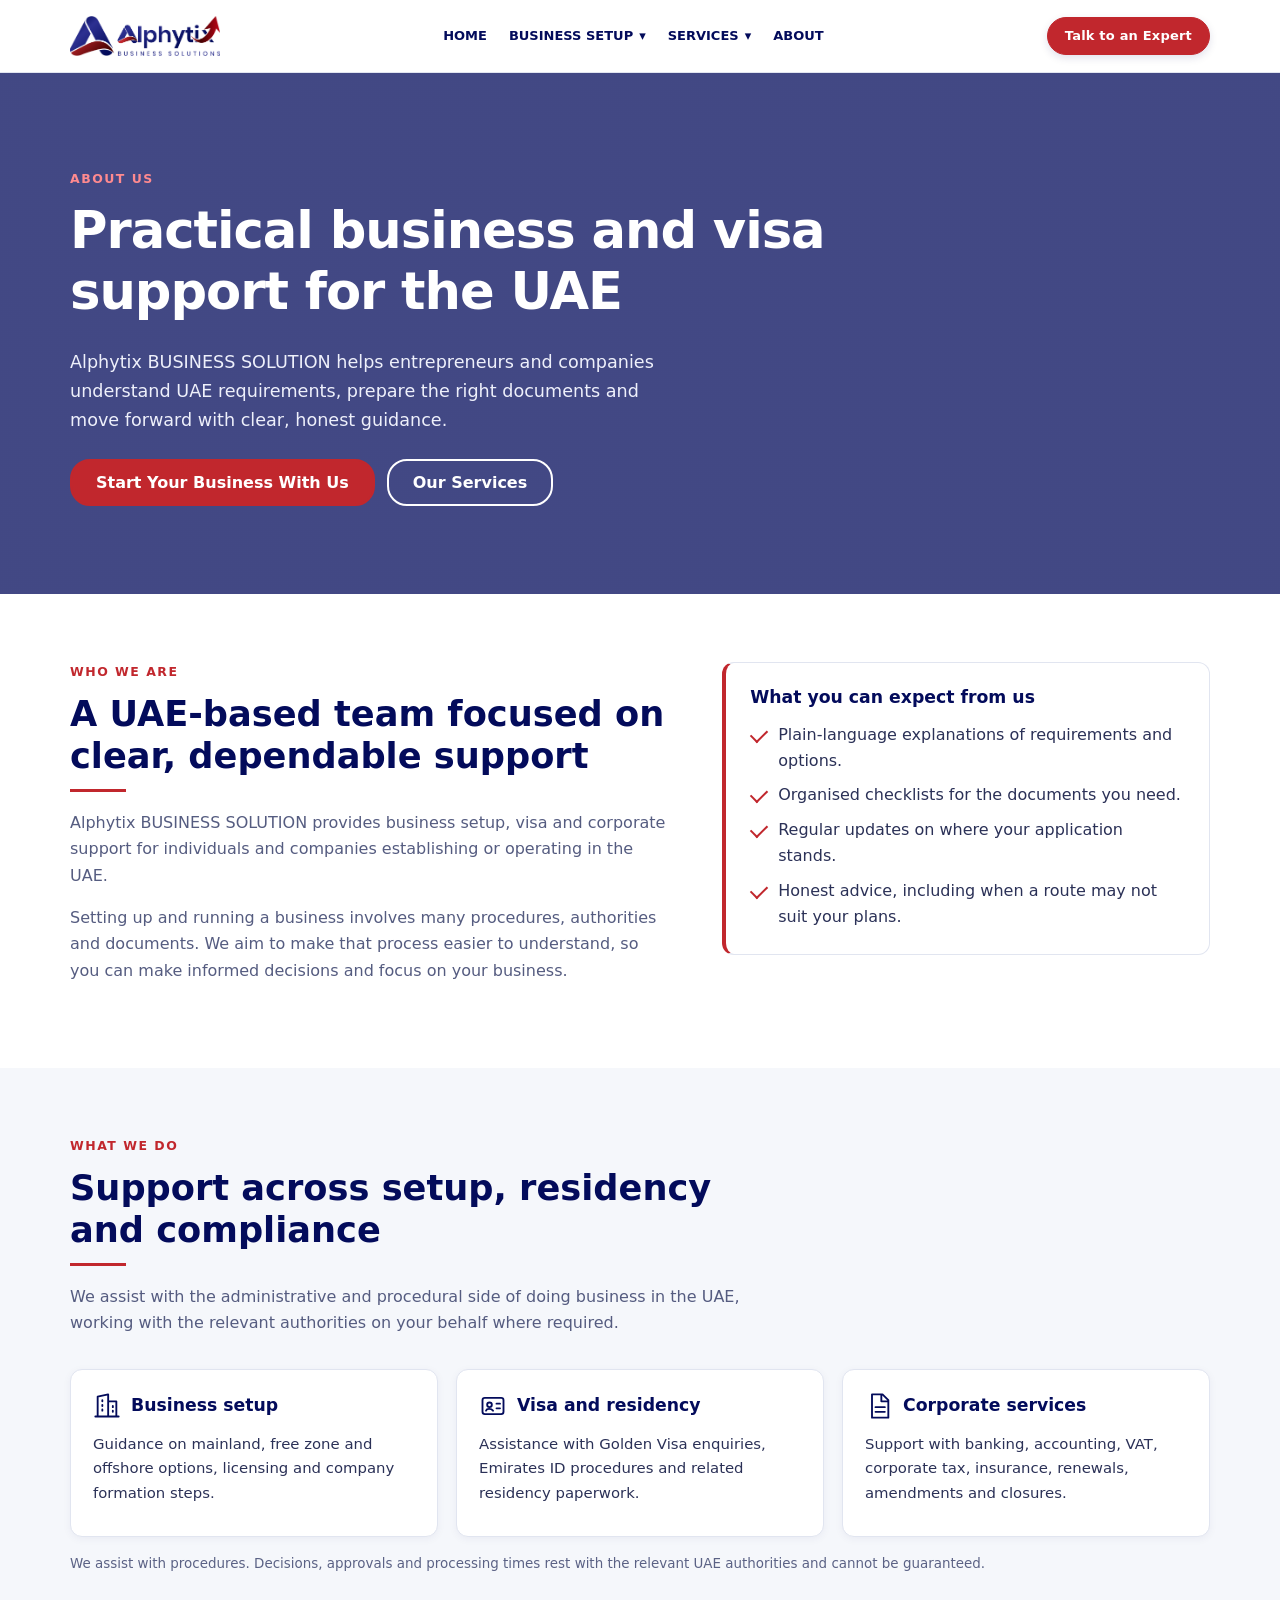
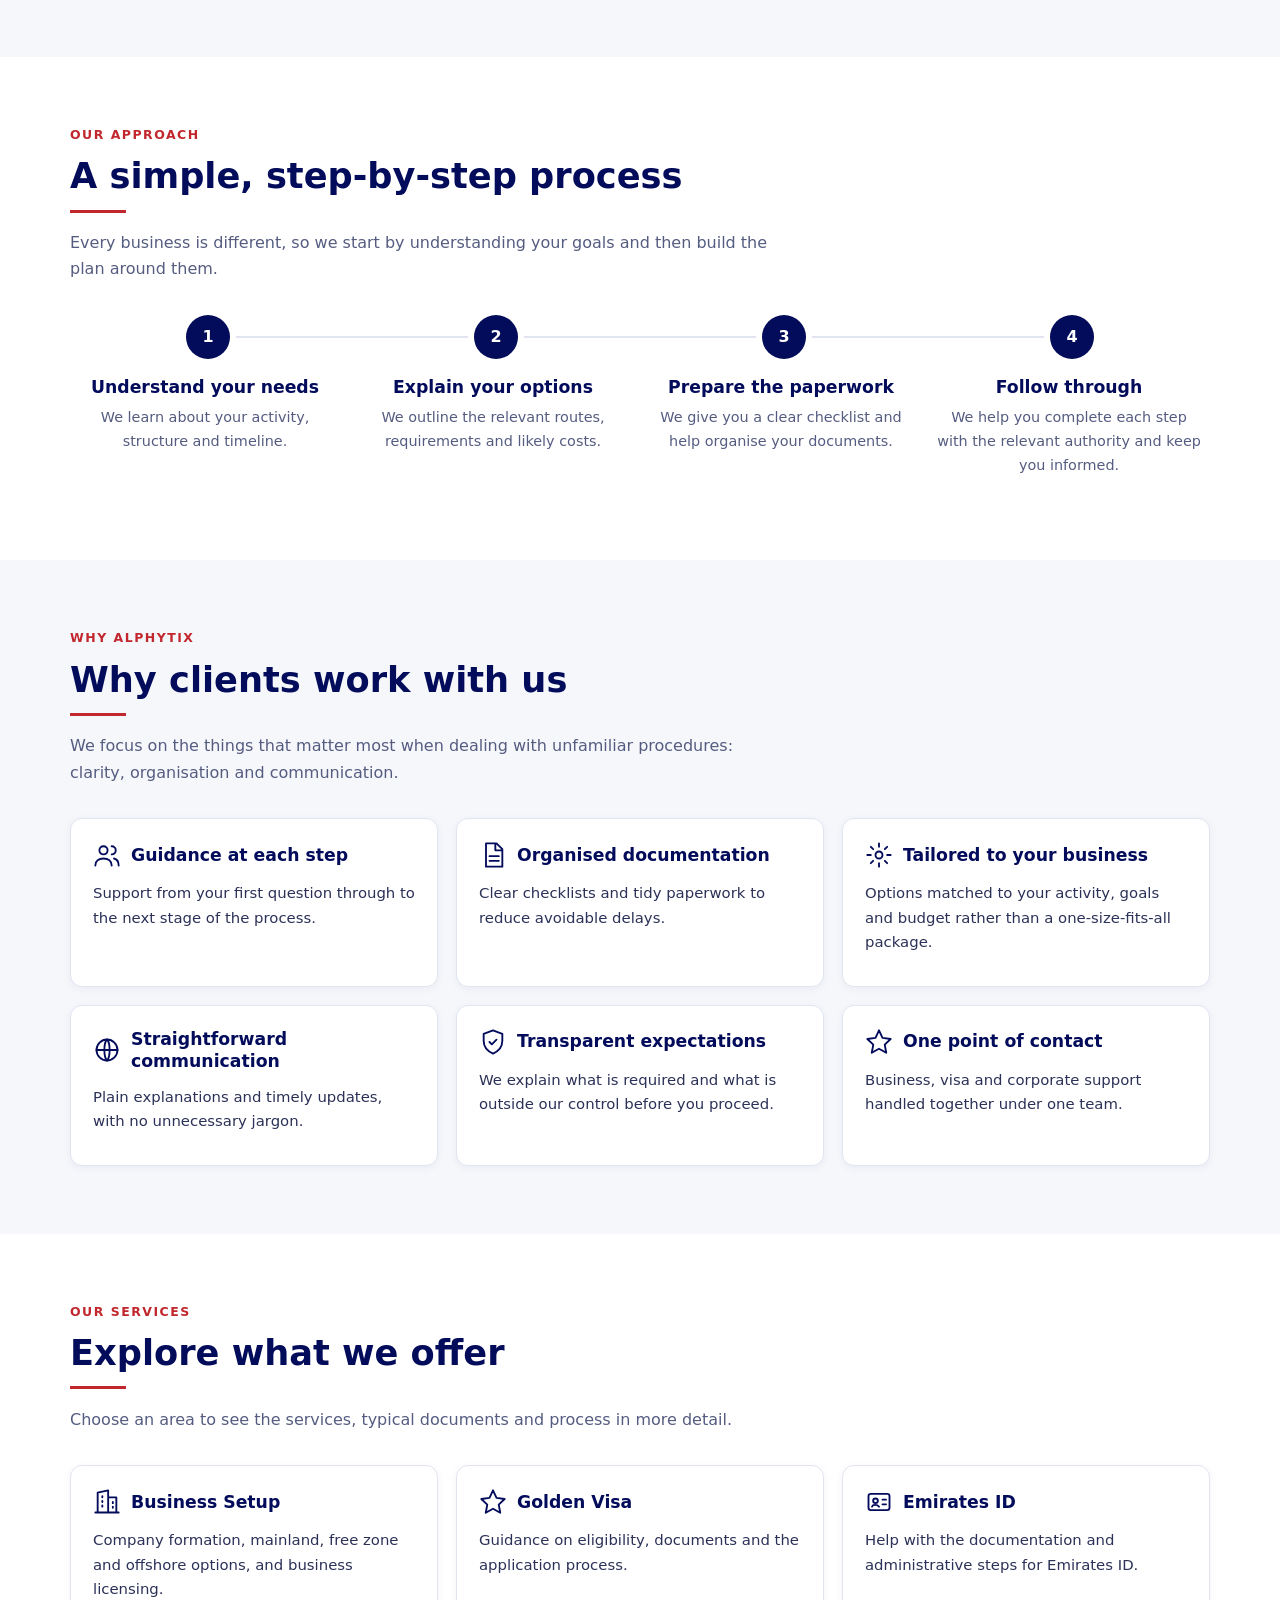
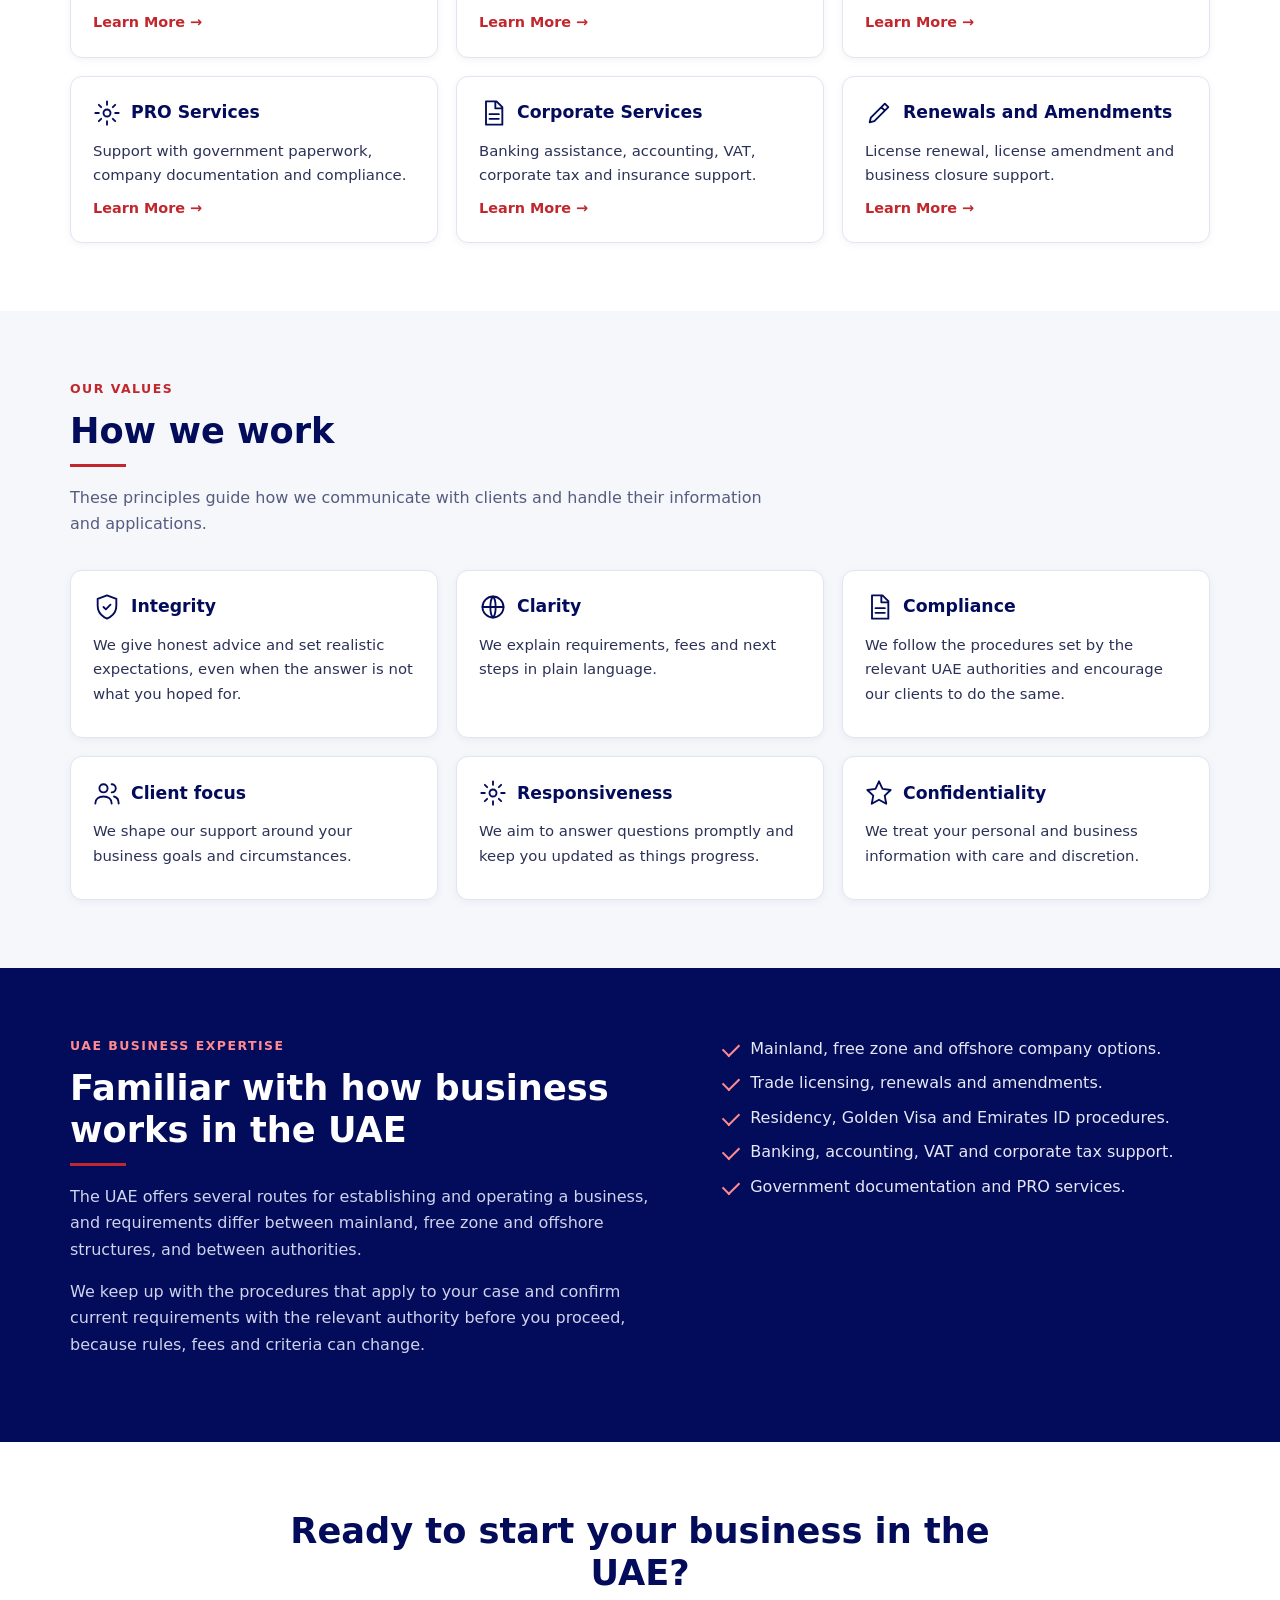
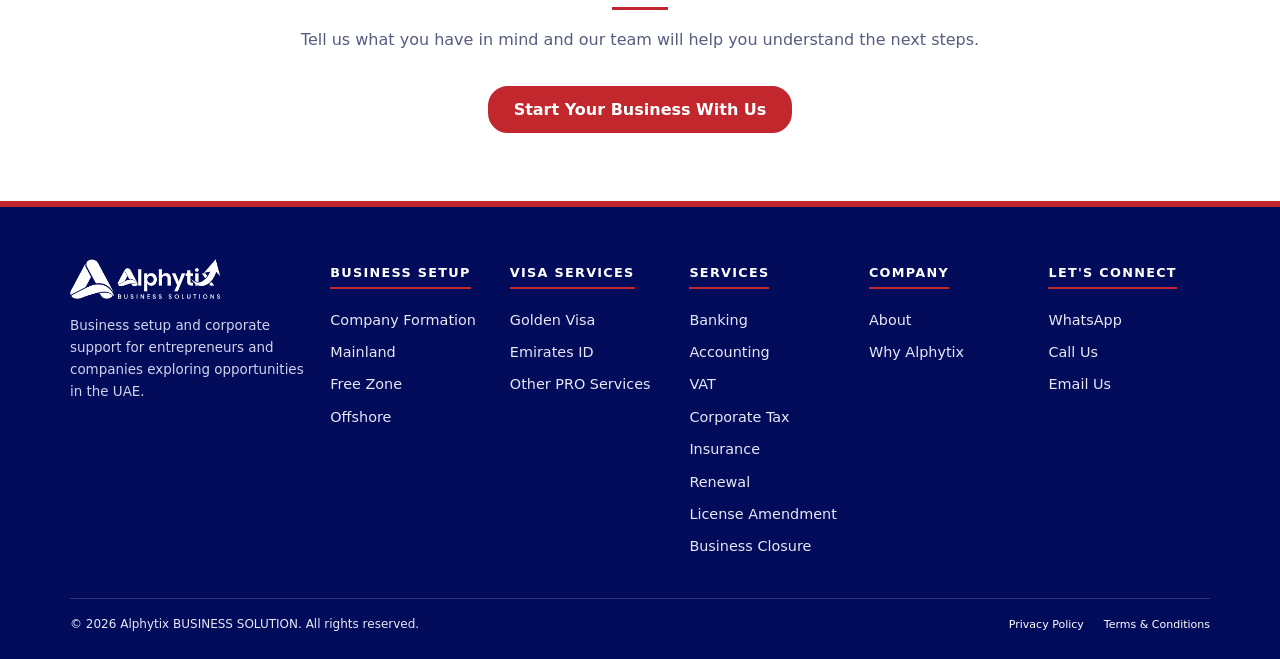
<file: about.html>
<!DOCTYPE html>
<html lang="en">
<head>
<meta charset="utf-8">
<meta name="viewport" content="width=device-width, initial-scale=1">
<title>About Us | Alphytix BUSINESS SOLUTION</title>
<meta name="description" content="Learn about Alphytix BUSINESS SOLUTION: business setup, visa and corporate support for entrepreneurs and companies in the UAE, delivered with clear guidance and transparent communication.">
<link rel="canonical" href="https://www.example.com/about.html"><!-- TODO: replace with real domain -->
<meta property="og:type" content="website">
<meta property="og:title" content="About Us | Alphytix BUSINESS SOLUTION">
<meta property="og:description" content="Business setup, visa and corporate support for entrepreneurs and companies in the UAE.">
<meta property="og:url" content="https://www.example.com/about.html">
<link rel="icon" type="image/png" href="Alpha.png">
<style>
:root{--n:#030B5B;--r:#C1272D;--g:#F5F7FB;--b:#E1E5F0;--t:#2b3157;--ff:system-ui,-apple-system,"Segoe UI",Roboto,Helvetica,Arial,sans-serif}
*{box-sizing:border-box}
html{scroll-behavior:smooth;scroll-padding-top:84px}
body{margin:0;font:16px/1.65 var(--ff);color:var(--t);background:#fff;overflow-x:hidden}
h1,h2,h3{color:var(--n);line-height:1.2;margin:0 0 .5em}
h1{font-size:clamp(2rem,5vw,3.2rem);letter-spacing:-.02em}
h2{font-size:clamp(1.6rem,3.2vw,2.2rem)}
h3{font-size:1.08rem}
p{margin:0 0 1em}
a{color:inherit}
ul{list-style:none;margin:0;padding:0}
.wrap{max-width:1180px;margin:0 auto;padding:0 20px}
section{padding:68px 0}
.alt{background:var(--g)}
:focus-visible{outline:3px solid var(--r);outline-offset:2px}
.lab{color:var(--r);font-weight:700;font-size:.78rem;letter-spacing:.12em;text-transform:uppercase;display:block;margin-bottom:10px}
.hd{max-width:720px;margin-bottom:32px}
.hd p{color:#555c80}
.hd h2:after{content:"";display:block;height:3px;width:56px;background:var(--r);margin-top:12px}
.btn{display:inline-block;border:2px solid var(--r);background:var(--r);color:#fff;padding:12px 24px;border-radius:20px;font:600 1rem var(--ff);text-decoration:none;cursor:pointer;transition:.25s}
.btn:hover{background:#a21f24;border-color:#a21f24;transform:translateY(-2px)}
.btn.o{background:transparent;color:#fff;border-color:#fff}
.btn.o:hover{background:#fff;color:var(--n)}
.btns{display:flex;flex-wrap:wrap;gap:12px;margin-top:24px}
.grid{display:grid;gap:18px;grid-template-columns:1fr}
@media(min-width:600px){.g2,.g3{grid-template-columns:repeat(2,1fr)}}
@media(min-width:960px){.g3{grid-template-columns:repeat(3,1fr)}}
.card{position:relative;overflow:hidden;background:#fff;border:1px solid var(--b);border-radius:12px;padding:22px;box-shadow:0 2px 8px rgba(3,11,91,.05);transition:.3s;display:flex;flex-direction:column;text-decoration:none}
.card p{flex:1;font-size:.93rem;margin-bottom:.6em}
.card-heading{display:flex;align-items:center;gap:10px;margin-bottom:12px}
.card-heading h3{flex:1;margin:0;line-height:1.3}
.ic{flex:0 0 28px;width:28px;height:28px;fill:none;stroke:var(--n);stroke-width:1.6;stroke-linecap:round;stroke-linejoin:round}
a.card:hover{transform:translateY(-5px);box-shadow:0 12px 28px rgba(3,11,91,.12)}
a.card:hover .ic{stroke:var(--r)}
.go{color:var(--r);font-weight:600;font-size:.9rem}
.go:after{content:" \2192"}
.chk{display:grid;gap:8px}
.chk li{padding-left:28px;position:relative}
.chk li:before{content:"";position:absolute;left:4px;top:.5em;width:8px;height:14px;border:solid var(--r);border-width:0 2px 2px 0;transform:translateY(-4px) rotate(45deg)}
.note{font-size:.84rem;color:#5b6285;margin-top:16px}
.split{display:grid;gap:36px;align-items:start}
@media(min-width:900px){.split{grid-template-columns:1.1fr .9fr;gap:56px}}
.panel{background:#fff;border:1px solid var(--b);border-left:4px solid var(--r);border-radius:12px;padding:24px}
.panel h3{margin-bottom:.8em}

/* hero */
.about-hero {
    background:
        linear-gradient(rgba(3, 11, 91, 0.75), rgba(3, 11, 91, 0.75)),
        url("https://images.pexels.com/photos/8867482/pexels-photo-8867482.jpeg") center/cover no-repeat;
    color: #fff;
    padding: 96px 0 88px;
}
.about-hero h1{color:#fff;max-width:780px}
.about-hero .lab{color:#ff8a8f}
.about-hero .lead{font-size:1.1rem;max-width:620px;color:#eef0fb}

/* steps */
.steps{display:grid;gap:12px;counter-reset:s}
.st{position:relative;padding:0 0 26px 62px}
.st:before{content:"";position:absolute;left:21px;top:44px;bottom:0;width:2px;background:var(--b)}
.st:last-child:before{display:none}
.nm{position:absolute;left:0;top:0;width:44px;height:44px;border-radius:50%;background:var(--n);color:#fff;display:grid;place-items:center;font-weight:700}
.st p{font-size:.9rem;color:#555c80}
@media(min-width:900px){.s4{grid-template-columns:repeat(4,1fr)}.st{padding:62px 6px 0 0;text-align:center}.nm{left:calc(50% - 22px)}.st:before{left:calc(50% + 28px);top:21px;bottom:auto;width:calc(100% - 44px);height:2px}}

/* dark + final CTA */
.dark{background:var(--n);color:#e6e8f5}
.dark h2,.dark h3{color:#fff}
.dark .hd p{color:#cfd3ec}
.dark .lab{color:#ff8a8f}
.dark .chk li:before{border-color:#ff8a8f}
.fin{text-align:center;border-bottom:6px solid var(--r)}
.fin .btns{justify-content:center}
.fin .hd{margin-left:auto;margin-right:auto}
.fin .hd h2:after{margin-left:auto;margin-right:auto}

/* ===== HEADER (identical to service page) ===== */
#top{position:sticky;top:0;z-index:1000;background:#fff;border-bottom:1px solid var(--b)}
#top .bar{display:flex;align-items:center;justify-content:space-between;gap:18px;height:72px;min-height:72px}
#top .logo{text-decoration:none}
#top .site-logo{display:block;width:150px;height:auto;object-fit:contain}
#top nav{flex:1;min-width:0}
#top #topnav{display:flex;align-items:center;justify-content:center;gap:22px}
#top #topnav>li{position:relative;flex-shrink:0}
#top #topnav>li>a,#top #topnav>li>.dropdown-toggle{position:relative;display:inline-flex;align-items:center;gap:6px;padding:12px 0;border:0;background:transparent;color:var(--n);font:600 13px/1.4 var(--ff);text-decoration:none;white-space:nowrap;cursor:pointer;transition:color .25s,transform .25s}
#top #topnav>li>a:hover,#top #topnav>li>.dropdown-toggle:hover{color:var(--r);transform:translateY(-2px)}
#top #topnav>li>a:after,#top #topnav>li>.dropdown-toggle:after{content:"";position:absolute;left:0;right:0;bottom:5px;height:2px;background:var(--r);transform:scaleX(0);transition:transform .25s}
#top #topnav>li>a:hover:after,#top #topnav>li>.dropdown-toggle:hover:after,#top #topnav>li>a[aria-current]:after{transform:scaleX(1)}
#top #topnav .arrow{display:inline-block;transition:transform .25s}
#top #topnav .sub{display:none;position:absolute;top:100%;left:0;min-width:220px;padding:8px;background:#fff;border:1px solid var(--b);border-radius:9px;box-shadow:0 12px 30px rgba(3,11,91,.14);z-index:1001}
#top #topnav .dropdown:hover>.sub:not(.mega-menu),#top #topnav .dropdown.open>.sub:not(.mega-menu){display:block}
#top #topnav .sub:not(.mega-menu) a{display:block;padding:11px 12px;color:var(--n);font-size:13px;text-decoration:none;border-radius:5px}
#top #topnav .sub:not(.mega-menu) a:hover{color:var(--r);background:var(--g)}
#top #topnav .sub.mega-menu{left:50%;top:calc(100% + 1px);width:min(760px,calc(100vw - 40px));grid-template-columns:repeat(3,minmax(0,1fr));gap:24px;padding:25px;transform:translateX(-50%)}
#top #topnav .dropdown:hover>.mega-menu,#top #topnav .dropdown.open>.mega-menu{display:grid}
#top #topnav .mega-column{display:flex;flex-direction:column;min-width:0;gap:2px}
#top #topnav .mega-heading{margin:0 0 10px;padding-bottom:10px;color:var(--r);font:650 12px/1.5 var(--ff)}
#top #topnav .mega-heading a{display:inline;padding:0;color:var(--r);text-decoration:none}
#top #topnav .mega-links a{display:block;padding:8px 0;color:var(--n);font-size:13px;line-height:1.5;text-decoration:none}
#top #topnav .mega-links a:hover{color:var(--r)}
.hcta{display:inline-flex;align-items:center;justify-content:center;gap:7px;padding:10px 17px;min-height:38px;background:var(--r);color:#fff;border:1px solid var(--r);border-radius:20px;font-size:13px;font-weight:600;letter-spacing:.2px;line-height:1.2;text-decoration:none;white-space:nowrap;box-shadow:0 3px 8px rgba(3,11,91,.12);transition:background .25s,border-color .25s,box-shadow .25s,transform .25s}
.hcta:hover{background:var(--n);border-color:var(--n);color:#fff;box-shadow:0 5px 12px rgba(193,39,45,.2);transform:translateY(-1px)}
#top .burger{display:none;flex-shrink:0;width:44px;height:44px;background:#fff;border:1px solid var(--b);border-radius:8px;cursor:pointer}
#top .burger span{display:block;width:20px;height:2px;margin:5px auto;background:var(--n);transition:transform .25s,opacity .25s}
body.menu-open #top .burger span:nth-child(1){transform:translateY(7px) rotate(45deg)}
body.menu-open #top .burger span:nth-child(2){opacity:0}
body.menu-open #top .burger span:nth-child(3){transform:translateY(-7px) rotate(-45deg)}
#top .mobile-menu-extra{display:none}
@media(max-width:768px){#top .site-logo{width:110px}}
@media(max-width:1080px){
 #top .bar{position:relative}
 #top .burger{display:block}
 .hcta{display:none}
 #top nav{position:absolute;top:100%;left:0;right:0;width:100%;flex:none;max-height:0;overflow:hidden;background:#fff;border-bottom:1px solid var(--b);transition:max-height .35s}
 body.menu-open #top nav{max-height:calc(100dvh - 72px);overflow-y:auto}
 #top #topnav{flex-direction:column;align-items:stretch;gap:0;width:100%;padding:12px 22px 24px;background:#fff}
 #top #topnav>li{width:100%}
 #top #topnav>li>a,#top #topnav>li>.dropdown-toggle,#top #topnav>li>a:hover,#top #topnav>li>.dropdown-toggle:hover{display:flex;justify-content:space-between;width:100%;min-height:46px;padding:12px 4px;color:var(--n);font-size:14px;white-space:normal;transform:none}
 #top #topnav>li>a:after,#top #topnav>li>.dropdown-toggle:after{display:none}
 #top #topnav .dropdown.open>.dropdown-toggle .arrow{transform:rotate(180deg)}
 #top #topnav .sub{position:static;width:100%;min-width:0;transform:none;box-shadow:none;border:0;border-radius:0;padding:4px 0 8px 12px;background:#fff}
 #top #topnav .dropdown:hover>.sub{display:none}
 #top #topnav .dropdown.open>.sub:not(.mega-menu){display:block}
 #top #topnav .dropdown:hover>.mega-menu{display:none}
 #top #topnav .dropdown.open>.mega-menu{display:grid;grid-template-columns:minmax(0,1fr);gap:14px;width:100%;max-width:100%;margin:0;padding:8px 4px 14px;transform:none}
 #top #topnav .mega-heading{margin:0 0 5px;padding:0 0 7px;border-bottom:1px solid var(--b)}
 #top #topnav .mega-links a{padding:7px 0;font-weight:400;overflow-wrap:anywhere}
 #top #topnav .mega-links a:hover{color:var(--n)}
 #top .mobile-menu-extra{display:block;padding:18px 16px 24px;background:#fff;border-top:1px solid #e8eaf2}
 #top .mobile-social-links{display:flex;align-items:center;justify-content:space-between;gap:8px;margin-bottom:20px}
 #top .mobile-social-links a{display:flex;align-items:center;justify-content:center;flex:0 0 38px;width:38px;height:38px;border-radius:50%;background:#f2f4fa;color:var(--n);font-size:17px;text-decoration:none;transition:background .2s,color .2s}
 #top .mobile-social-links a:hover{background:var(--n);color:#fff}
 #top .mobile-contact-link{display:flex;align-items:center;gap:13px;width:100%;padding:10px 2px;color:var(--n);font-size:13px;font-weight:500;line-height:1.5;text-decoration:none}
 #top .mobile-contact-link>span:first-child{display:inline-flex;align-items:center;justify-content:center;flex:0 0 20px;width:20px;font-size:19px}
 #top .whatsapp-link>span:first-child{color:#00c853}
}

/* ===== FOOTER (identical to service page) ===== */
footer{background:var(--n);color:#e6e8f5;padding:52px 0 24px}
footer h4{display:inline-block;margin:0 0 12px;padding-bottom:4px;color:#fff;font-size:.8rem;letter-spacing:.1em;border-bottom:2px solid var(--r)}
footer li{margin:6px 0}
footer a{text-decoration:none;font-size:.9rem}
footer a:hover{color:#ff8a8f}
.fg{display:grid;gap:28px;grid-template-columns:repeat(2,1fr)}
.fg .br{grid-column:1/-1}
@media(min-width:900px){.fg{grid-template-columns:1.5fr repeat(5,minmax(0,1fr));gap:18px}.fg .br{grid-column:auto}}
.fb{display:flex;justify-content:space-between;align-items:center;gap:16px;flex-wrap:wrap;margin-top:32px;padding-top:16px;border-top:1px solid rgba(255,255,255,.18);font-size:.85rem}
.fb nav a{color:#fff;white-space:nowrap;font-size:11px}
@media(min-width:601px){
 .fb{flex-wrap:nowrap;gap:20px}
 .fb>span{flex:1;font-size:12px;text-align:left}
 .fb nav{display:flex;gap:20px;margin-left:auto;flex-shrink:0}
}
@media(max-width:600px){
 .fb{flex-direction:column;align-items:center;gap:10px}
 .fb>span{width:100%;font-size:10px;text-align:center}
 .fb nav{display:flex;flex-wrap:wrap;justify-content:center;gap:8px 14px}
 .fb nav a{font-size:10px}
 html,body{overflow-x:clip}
}
@media(prefers-reduced-motion:reduce){*{transition:none!important;scroll-behavior:auto!important}}
</style>
<link rel="stylesheet" href="https://cdnjs.cloudflare.com/ajax/libs/font-awesome/6.7.2/css/all.min.css">
</head>
<body>
<svg width="0" height="0" style="position:absolute" aria-hidden="true"><defs>
<symbol id="i-building" viewBox="0 0 24 24"><path d="M4 21V4l9-2v19M13 8h7v13M8 7v1M8 11v1M8 15v1M17 12v1M17 16v1M2 21h20"/></symbol>
<symbol id="i-id" viewBox="0 0 24 24"><rect x="3" y="5" width="18" height="14" rx="2"/><circle cx="9" cy="11" r="2"/><path d="M6 16c.6-2 4.4-2 6 0M15 10h3M15 14h3"/></symbol>
<symbol id="i-gear" viewBox="0 0 24 24"><circle cx="12" cy="12" r="3"/><path d="M12 2v3M12 19v3M2 12h3M19 12h3M5 5l2 2M17 17l2 2M19 5l-2 2M7 17l-2 2"/></symbol>
<symbol id="i-doc" viewBox="0 0 24 24"><path d="M6 2h9l5 5v15H6zM14 2v6h6M9 13h8M9 17h8"/></symbol>
<symbol id="i-shield" viewBox="0 0 24 24"><path d="M12 2l8 3v6c0 5-3.5 9-8 11-4.5-2-8-6-8-11V5z"/><path d="M9 12l2 2 4-4"/></symbol>
<symbol id="i-users" viewBox="0 0 24 24"><circle cx="9" cy="8" r="3.5"/><path d="M2 21c0-4 3-6 7-6s7 2 7 6M16 4.5a3.5 3.5 0 0 1 0 7M18 15c2.5.6 4 2.4 4 6"/></symbol>
<symbol id="i-globe" viewBox="0 0 24 24"><circle cx="12" cy="12" r="9"/><path d="M3 12h18M12 3c3 3 3 15 0 18M12 3c-3 3-3 15 0 18"/></symbol>
<symbol id="i-star" viewBox="0 0 24 24"><path d="M12 2l3 6.5 7 .9-5.1 4.8 1.3 7L12 17.8 5.8 21.2l1.3-7L2 9.4l7-.9z"/></symbol>
<symbol id="i-pen" viewBox="0 0 24 24"><path d="M4 20l1-4L17 4l3 3L8 19zM14 7l3 3"/></symbol>
</defs></svg>

<header id="top">
  <div class="wrap bar">
    <a class="logo" href="index.html" aria-label="Alphytix BUSINESS SOLUTION home">
      <img src="Model 2.png" alt="Alphytix BUSINESS SOLUTION" class="site-logo">
    </a>

    <nav id="nav" aria-label="Main navigation">
      <ul class="top" id="topnav">
        <li><a href="index.html">HOME</a></li>

        <li class="dropdown">
          <button type="button" class="dropdown-toggle" aria-expanded="false">BUSINESS SETUP <span class="arrow">▾</span></button>
          <ul class="sub">
            <li><a href="bdemo.html#free-zone">Free Zones</a></li>
            <li><a href="bdemo.html#mainland">Mainland</a></li>
            <li><a href="bdemo.html#offshore">Offshore Setup</a></li>
          </ul>
        </li>

        <li class="dropdown">
          <button type="button" class="dropdown-toggle" aria-expanded="false">SERVICES <span class="arrow">▾</span></button>
          <div class="sub mega-menu">
            <div class="mega-column">
              <h4 class="mega-heading"><a href="vdemo.html">VISA SERVICES</a></h4>
              <div class="mega-links">
                <a href="vdemo.html#golden-visa">Golden Visa</a>
                <a href="vdemo.html#emirates-id">Emirates ID</a>
                <a href="vdemo.html#pro-services">Other PRO Services</a>
              </div>
            </div>
            <div class="mega-column">
              <h4 class="mega-heading"><a href="bdemo.html">COMPANY SETUP</a></h4>
              <div class="mega-links">
                <a href="bdemo.html#company-formation">Company Formation</a>
                <a href="bdemo.html#mainland">Mainland Setup</a>
                <a href="bdemo.html#free-zone">Free Zone Setup</a>
                <a href="bdemo.html#offshore">Offshore Setup</a>
                <a href="bdemo.html#licenses">Business Licensing</a>
              </div>
            </div>
            <div class="mega-column">
              <h4 class="mega-heading"><a href="dservice3.html">CORPORATE SERVICES</a></h4>
              <div class="mega-links">
                <a href="dservice3.html#banking">Banking Assistance</a>
                <a href="dservice3.html#accounting-tax">Accounting</a>
                <a href="dservice3.html#vat">VAT</a>
                <a href="dservice3.html#corporate-tax">Corporate Tax</a>
                <a href="dservice3.html#insurance">Insurance</a>
                <a href="dservice3.html#renewal">License Renewal</a>
                <a href="dservice3.html#amendment">License Amendment</a>
                <a href="dservice3.html#closure">Business Closure</a>
              </div>
            </div>
          </div>
        </li>

        <li><a href="#">ABOUT</a></li>
      </ul>

      <!-- Mobile-only social icons and contact details -->
      <div class="mobile-menu-extra">
        <div class="mobile-social-links">
          <a href="YOUR_FACEBOOK_URL" target="_blank" rel="noopener noreferrer" aria-label="Facebook"><i class="fab fa-facebook-f"></i></a>
          <a href="YOUR_INSTAGRAM_URL" target="_blank" rel="noopener noreferrer" aria-label="Instagram"><i class="fab fa-instagram"></i></a>
          <a href="YOUR_LINKEDIN_URL" target="_blank" rel="noopener noreferrer" aria-label="LinkedIn"><i class="fab fa-linkedin-in"></i></a>
          <a href="YOUR_X_URL" target="_blank" rel="noopener noreferrer" aria-label="X"><i class="fa-brands fa-x-twitter"></i></a>
          <a href="YOUR_TIKTOK_URL" target="_blank" rel="noopener noreferrer" aria-label="TikTok"><i class="fa-brands fa-tiktok"></i></a>
          <a href="YOUR_YOUTUBE_URL" target="_blank" rel="noopener noreferrer" aria-label="YouTube"><i class="fa-brands fa-youtube"></i></a>
        </div>
        <a class="mobile-contact-link" href="tel:+971501762994">
          <span aria-hidden="true"><i class="fas fa-phone"></i></span><span>+971 50176 2994</span>
        </a>
        <a class="mobile-contact-link whatsapp-link" href="https://wa.me/971501762994?text=Hi%2C%20I%E2%80%99m%20interested%20in%20your%20UAE%20business%20services.%20Could%20you%20please%20share%20more%20details%3F%20Thank%20you!" target="_blank" rel="noopener noreferrer">
          <span aria-hidden="true"><i class="fab fa-whatsapp"></i></span><span>+971 50176 2994</span>
        </a>
      </div>
    </nav>

    <a class="btn hcta" href="cdemo.html">Talk to an Expert</a>

    <button class="burger" id="burger" type="button" aria-label="Open menu" aria-expanded="false" aria-controls="nav">
      <span></span><span></span><span></span>
    </button>
  </div>
</header>

<main>
<section class="about-hero" aria-labelledby="hero-h">
  <div class="wrap">
    <span class="lab">About Us</span>
    <h1 id="hero-h">Practical business and visa support for the UAE</h1>
    <p class="lead">Alphytix BUSINESS SOLUTION helps entrepreneurs and companies understand UAE requirements, prepare the right documents and move forward with clear, honest guidance.</p>
    <div class="btns"><a class="btn" href="cdemo.html">Start Your Business With Us</a><a class="btn o" href="#services">Our Services</a></div>
  </div>
</section>

<section id="who" aria-labelledby="who-h">
  <div class="wrap split">
    <div class="hd" style="margin:0">
      <span class="lab">Who We Are</span>
      <h2 id="who-h">A UAE-based team focused on clear, dependable support</h2>
      <p>Alphytix BUSINESS SOLUTION provides business setup, visa and corporate support for individuals and companies establishing or operating in the UAE.</p>
      <p>Setting up and running a business involves many procedures, authorities and documents. We aim to make that process easier to understand, so you can make informed decisions and focus on your business.</p>
    </div>
    <div class="panel">
      <h3>What you can expect from us</h3>
      <ul class="chk">
        <li>Plain-language explanations of requirements and options.</li>
        <li>Organised checklists for the documents you need.</li>
        <li>Regular updates on where your application stands.</li>
        <li>Honest advice, including when a route may not suit your plans.</li>
      </ul>
    </div>
  </div>
</section>

<section id="what" class="alt" aria-labelledby="what-h">
  <div class="wrap">
    <div class="hd">
      <span class="lab">What We Do</span>
      <h2 id="what-h">Support across setup, residency and compliance</h2>
      <p>We assist with the administrative and procedural side of doing business in the UAE, working with the relevant authorities on your behalf where required.</p>
    </div>
    <div class="grid g3">
      <div class="card"><div class="card-heading"><svg class="ic" aria-hidden="true"><use href="#i-building"/></svg><h3>Business setup</h3></div><p>Guidance on mainland, free zone and offshore options, licensing and company formation steps.</p></div>
      <div class="card"><div class="card-heading"><svg class="ic" aria-hidden="true"><use href="#i-id"/></svg><h3>Visa and residency</h3></div><p>Assistance with Golden Visa enquiries, Emirates ID procedures and related residency paperwork.</p></div>
      <div class="card"><div class="card-heading"><svg class="ic" aria-hidden="true"><use href="#i-doc"/></svg><h3>Corporate services</h3></div><p>Support with banking, accounting, VAT, corporate tax, insurance, renewals, amendments and closures.</p></div>
    </div>
    <p class="note">We assist with procedures. Decisions, approvals and processing times rest with the relevant UAE authorities and cannot be guaranteed.</p>
  </div>
</section>

<section id="approach" aria-labelledby="approach-h">
  <div class="wrap">
    <div class="hd">
      <span class="lab">Our Approach</span>
      <h2 id="approach-h">A simple, step-by-step process</h2>
      <p>Every business is different, so we start by understanding your goals and then build the plan around them.</p>
    </div>
    <ol class="steps s4" style="list-style:none;margin:0;padding:0">
      <li class="st"><span class="nm">1</span><h3>Understand your needs</h3><p>We learn about your activity, structure and timeline.</p></li>
      <li class="st"><span class="nm">2</span><h3>Explain your options</h3><p>We outline the relevant routes, requirements and likely costs.</p></li>
      <li class="st"><span class="nm">3</span><h3>Prepare the paperwork</h3><p>We give you a clear checklist and help organise your documents.</p></li>
      <li class="st"><span class="nm">4</span><h3>Follow through</h3><p>We help you complete each step with the relevant authority and keep you informed.</p></li>
    </ol>
  </div>
</section>

<section id="why" class="alt" aria-labelledby="why-h">
  <div class="wrap">
    <div class="hd">
      <span class="lab">Why Alphytix</span>
      <h2 id="why-h">Why clients work with us</h2>
      <p>We focus on the things that matter most when dealing with unfamiliar procedures: clarity, organisation and communication.</p>
    </div>
    <div class="grid g3">
      <div class="card"><div class="card-heading"><svg class="ic" aria-hidden="true"><use href="#i-users"/></svg><h3>Guidance at each step</h3></div><p>Support from your first question through to the next stage of the process.</p></div>
      <div class="card"><div class="card-heading"><svg class="ic" aria-hidden="true"><use href="#i-doc"/></svg><h3>Organised documentation</h3></div><p>Clear checklists and tidy paperwork to reduce avoidable delays.</p></div>
      <div class="card"><div class="card-heading"><svg class="ic" aria-hidden="true"><use href="#i-gear"/></svg><h3>Tailored to your business</h3></div><p>Options matched to your activity, goals and budget rather than a one-size-fits-all package.</p></div>
      <div class="card"><div class="card-heading"><svg class="ic" aria-hidden="true"><use href="#i-globe"/></svg><h3>Straightforward communication</h3></div><p>Plain explanations and timely updates, with no unnecessary jargon.</p></div>
      <div class="card"><div class="card-heading"><svg class="ic" aria-hidden="true"><use href="#i-shield"/></svg><h3>Transparent expectations</h3></div><p>We explain what is required and what is outside our control before you proceed.</p></div>
      <div class="card"><div class="card-heading"><svg class="ic" aria-hidden="true"><use href="#i-star"/></svg><h3>One point of contact</h3></div><p>Business, visa and corporate support handled together under one team.</p></div>
    </div>
  </div>
</section>

<section id="services" aria-labelledby="services-h">
  <div class="wrap">
    <div class="hd">
      <span class="lab">Our Services</span>
      <h2 id="services-h">Explore what we offer</h2>
      <p>Choose an area to see the services, typical documents and process in more detail.</p>
    </div>
    <div class="grid g3">
      <a class="card" href="bdemo.html"><div class="card-heading"><svg class="ic" aria-hidden="true"><use href="#i-building"/></svg><h3>Business Setup</h3></div><p>Company formation, mainland, free zone and offshore options, and business licensing.</p><span class="go">Learn More</span></a>
      <a class="card" href="vdemo.html#golden-visa"><div class="card-heading"><svg class="ic" aria-hidden="true"><use href="#i-star"/></svg><h3>Golden Visa</h3></div><p>Guidance on eligibility, documents and the application process.</p><span class="go">Learn More</span></a>
      <a class="card" href="vdemo.html#emirates-id"><div class="card-heading"><svg class="ic" aria-hidden="true"><use href="#i-id"/></svg><h3>Emirates ID</h3></div><p>Help with the documentation and administrative steps for Emirates ID.</p><span class="go">Learn More</span></a>
      <a class="card" href="vdemo.html#pro-services"><div class="card-heading"><svg class="ic" aria-hidden="true"><use href="#i-gear"/></svg><h3>PRO Services</h3></div><p>Support with government paperwork, company documentation and compliance.</p><span class="go">Learn More</span></a>
      <a class="card" href="dservice3.html"><div class="card-heading"><svg class="ic" aria-hidden="true"><use href="#i-doc"/></svg><h3>Corporate Services</h3></div><p>Banking assistance, accounting, VAT, corporate tax and insurance support.</p><span class="go">Learn More</span></a>
      <a class="card" href="dservice3.html#renewal"><div class="card-heading"><svg class="ic" aria-hidden="true"><use href="#i-pen"/></svg><h3>Renewals and Amendments</h3></div><p>License renewal, license amendment and business closure support.</p><span class="go">Learn More</span></a>
    </div>
  </div>
</section>

<section id="values" class="alt" aria-labelledby="values-h">
  <div class="wrap">
    <div class="hd">
      <span class="lab">Our Values</span>
      <h2 id="values-h">How we work</h2>
      <p>These principles guide how we communicate with clients and handle their information and applications.</p>
    </div>
    <div class="grid g3">
      <div class="card"><div class="card-heading"><svg class="ic" aria-hidden="true"><use href="#i-shield"/></svg><h3>Integrity</h3></div><p>We give honest advice and set realistic expectations, even when the answer is not what you hoped for.</p></div>
      <div class="card"><div class="card-heading"><svg class="ic" aria-hidden="true"><use href="#i-globe"/></svg><h3>Clarity</h3></div><p>We explain requirements, fees and next steps in plain language.</p></div>
      <div class="card"><div class="card-heading"><svg class="ic" aria-hidden="true"><use href="#i-doc"/></svg><h3>Compliance</h3></div><p>We follow the procedures set by the relevant UAE authorities and encourage our clients to do the same.</p></div>
      <div class="card"><div class="card-heading"><svg class="ic" aria-hidden="true"><use href="#i-users"/></svg><h3>Client focus</h3></div><p>We shape our support around your business goals and circumstances.</p></div>
      <div class="card"><div class="card-heading"><svg class="ic" aria-hidden="true"><use href="#i-gear"/></svg><h3>Responsiveness</h3></div><p>We aim to answer questions promptly and keep you updated as things progress.</p></div>
      <div class="card"><div class="card-heading"><svg class="ic" aria-hidden="true"><use href="#i-star"/></svg><h3>Confidentiality</h3></div><p>We treat your personal and business information with care and discretion.</p></div>
    </div>
  </div>
</section>

<section id="uae-expertise" class="dark" aria-labelledby="uae-h">
  <div class="wrap split">
    <div class="hd" style="margin:0">
      <span class="lab">UAE Business Expertise</span>
      <h2 id="uae-h">Familiar with how business works in the UAE</h2>
      <p>The UAE offers several routes for establishing and operating a business, and requirements differ between mainland, free zone and offshore structures, and between authorities.</p>
      <p>We keep up with the procedures that apply to your case and confirm current requirements with the relevant authority before you proceed, because rules, fees and criteria can change.</p>
    </div>
    <ul class="chk">
      <li>Mainland, free zone and offshore company options.</li>
      <li>Trade licensing, renewals and amendments.</li>
      <li>Residency, Golden Visa and Emirates ID procedures.</li>
      <li>Banking, accounting, VAT and corporate tax support.</li>
      <li>Government documentation and PRO services.</li>
    </ul>
  </div>
</section>

<section class="fin" aria-labelledby="cta-h">
  <div class="wrap">
    <div class="hd"><h2 id="cta-h">Ready to start your business in the UAE?</h2><p>Tell us what you have in mind and our team will help you understand the next steps.</p></div>
    <div class="btns"><a class="btn" href="cdemo.html">Start Your Business With Us</a></div>
  </div>
</section>
</main>

<footer>
  <div class="wrap">
    <div class="fg">
      <div class="br">
        <img src="white model2.png" alt="Alphytix BUSINESS SOLUTION" style="width:150px;max-width:100%;height:auto;object-fit:contain;display:block;margin-bottom:12px">
        <p class="note" style="color:#cfd3ec">Business setup and corporate support for entrepreneurs and companies exploring opportunities in the UAE.</p>
      </div>
      <div>
        <h4>BUSINESS SETUP</h4>
        <ul>
          <li><a href="bdemo.html#company-formation">Company Formation</a></li>
          <li><a href="bdemo.html#mainland">Mainland</a></li>
          <li><a href="bdemo.html#free-zone">Free Zone</a></li>
          <li><a href="bdemo.html#offshore">Offshore</a></li>
        </ul>
      </div>
      <div>
        <h4>VISA SERVICES</h4>
        <ul>
          <li><a href="vdemo.html#golden-visa">Golden Visa</a></li>
          <li><a href="vdemo.html#emirates-id">Emirates ID</a></li>
          <li><a href="vdemo.html#pro-services">Other PRO Services</a></li>
        </ul>
      </div>
      <div>
        <h4>SERVICES</h4>
        <ul>
          <li><a href="dservice3.html#banking">Banking</a></li>
          <li><a href="dservice3.html#accounting-tax">Accounting</a></li>
          <li><a href="dservice3.html#vat">VAT</a></li>
          <li><a href="dservice3.html#corporate-tax">Corporate Tax</a></li>
          <li><a href="dservice3.html#insurance">Insurance</a></li>
          <li><a href="dservice3.html#renewal">Renewal</a></li>
          <li><a href="dservice3.html#amendment">License Amendment</a></li>
          <li><a href="dservice3.html#closure">Business Closure</a></li>
        </ul>
      </div>
      <div>
        <h4>COMPANY</h4>
        <ul>
          <li><a href="#">About</a></li>
          <li><a href="about.html#why">Why Alphytix</a></li>
        </ul>
      </div>
      <div>
        <h4>LET'S CONNECT</h4>
        <ul>
          <li><a href="https://wa.me/971501762994?text=Hi%2C%20I%E2%80%99m%20interested%20in%20your%20UAE%20business%20services.%20Could%20you%20please%20share%20more%20details%3F%20Thank%20you!" target="_blank" rel="noopener noreferrer">WhatsApp</a></li>
          <li><a href="tel:+971501762994">Call Us</a></li>
          <li><a href="https://mail.google.com/mail/?view=cm&fs=1&to=alphytixbusinesssolution@gmail.com"
     id="emailLink"
     target="_blank"
     rel="noopener noreferrer">
    Email Us
  </a></li>
        </ul>
      </div>
    </div>

    <div class="fb">
      <span>© <span id="yr"></span> Alphytix BUSINESS SOLUTION. All rights reserved.</span>
      <nav aria-label="Legal">
        <a href="privacy-policy.html">Privacy Policy</a>
        <a href="terms.html">Terms &amp; Conditions</a>
      </nav>
    </div>
  </div>
</footer>

<script>
"use strict";
const nav=document.querySelector("#nav"),burger=document.querySelector("#burger"),dropdowns=document.querySelectorAll("#topnav .dropdown");
function closeDropdowns(except=null){dropdowns.forEach(d=>{if(d===except)return;d.classList.remove("open");const b=d.querySelector(".dropdown-toggle");if(b)b.setAttribute("aria-expanded","false")})}
function closeMenu(){document.body.classList.remove("menu-open");burger.setAttribute("aria-expanded","false");burger.setAttribute("aria-label","Open menu");closeDropdowns()}
dropdowns.forEach(d=>{const b=d.querySelector(".dropdown-toggle");b.addEventListener("click",()=>{const open=!d.classList.contains("open");closeDropdowns(d);d.classList.toggle("open",open);b.setAttribute("aria-expanded",String(open))})});
burger.addEventListener("click",()=>{const o=document.body.classList.toggle("menu-open");burger.setAttribute("aria-expanded",String(o));burger.setAttribute("aria-label",o?"Close menu":"Open menu");if(!o)closeDropdowns()});
nav.addEventListener("click",e=>{if(e.target.closest("a"))closeMenu()});
document.addEventListener("click",e=>{if(!e.target.closest("#top"))closeDropdowns()});
document.addEventListener("keydown",e=>{if(e.key==="Escape")closeMenu()});
document.querySelector("#yr").textContent=new Date().getFullYear();
</script>

<!-- mail passing to phone app  -->
 <script>
  const isMobile = /Android|iPhone|iPad|iPod/i.test(navigator.userAgent);

  const emailLink = document.getElementById("emailLink");

  if (emailLink && isMobile) {
    emailLink.href = "mailto:alphytixbusinesssolution@gmail.com";
    emailLink.removeAttribute("target");
    emailLink.removeAttribute("rel");
  }
</script>
</body>
</html>
</file>
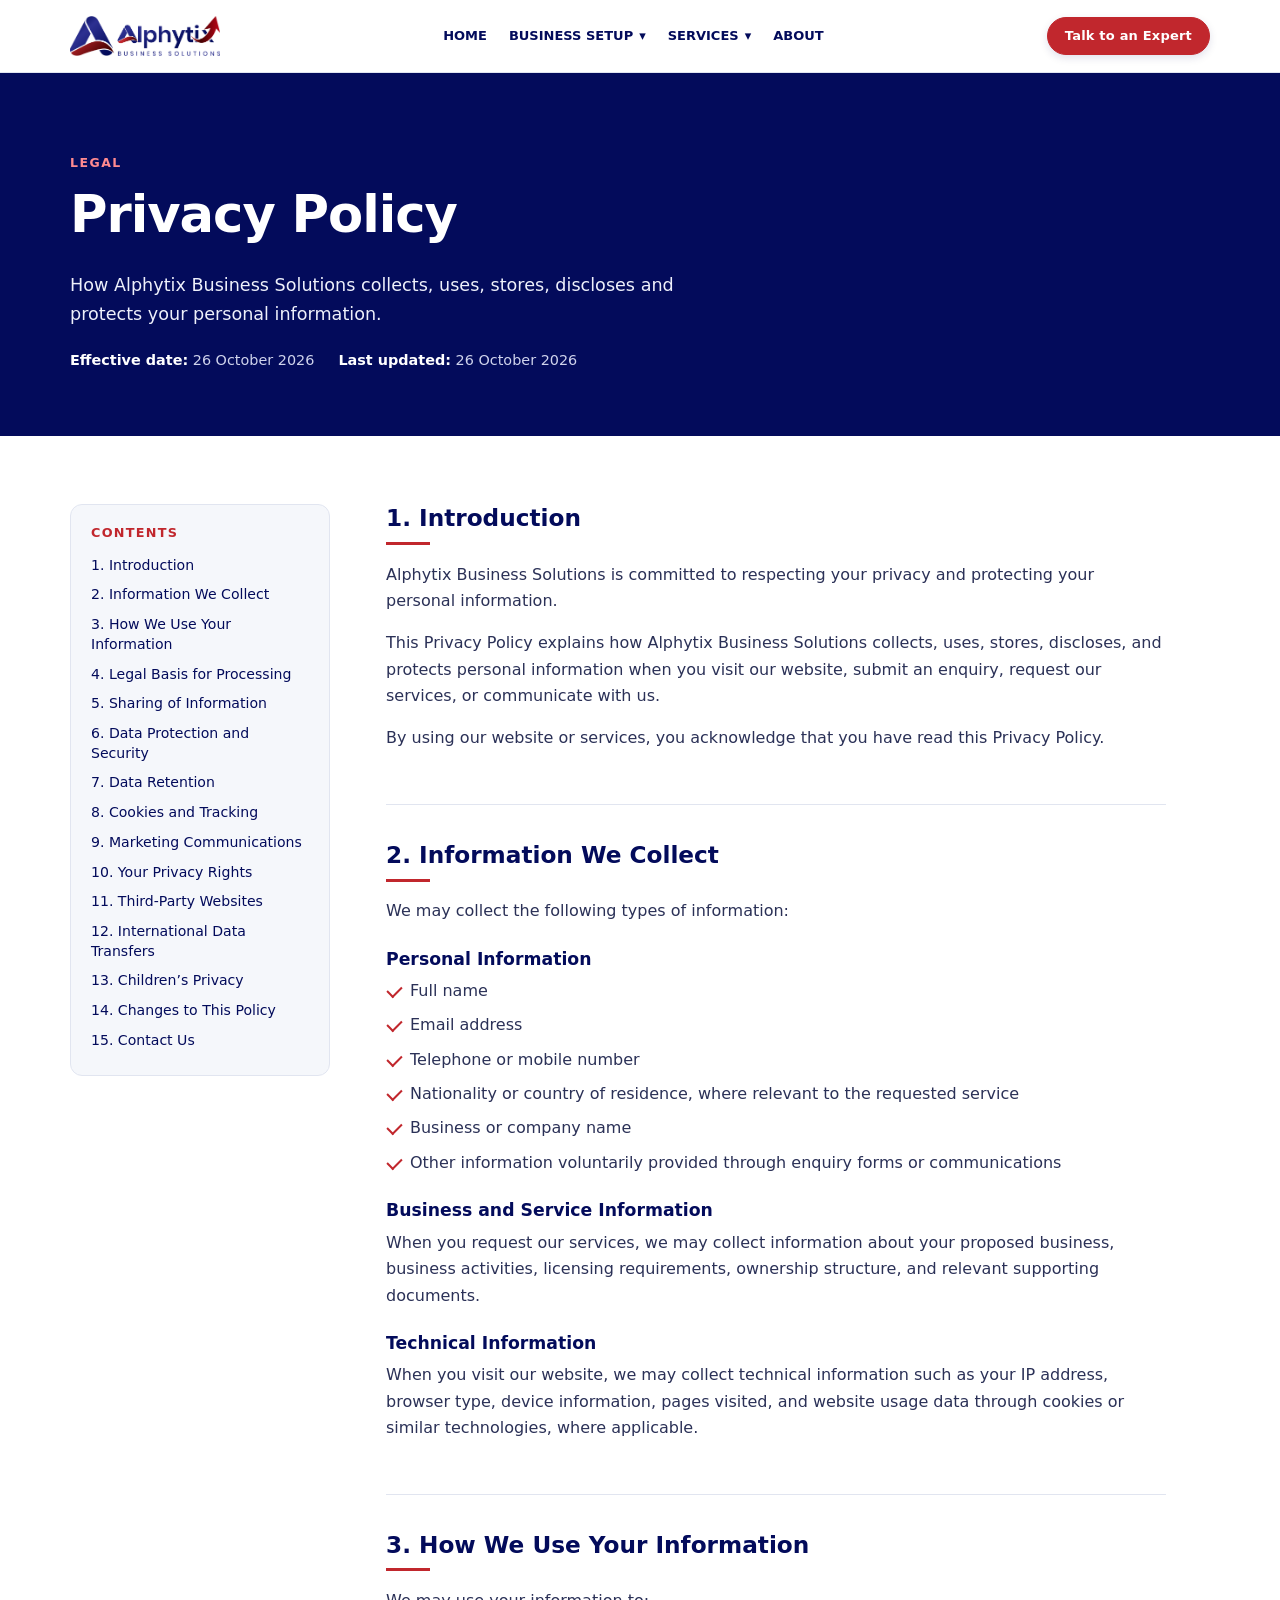
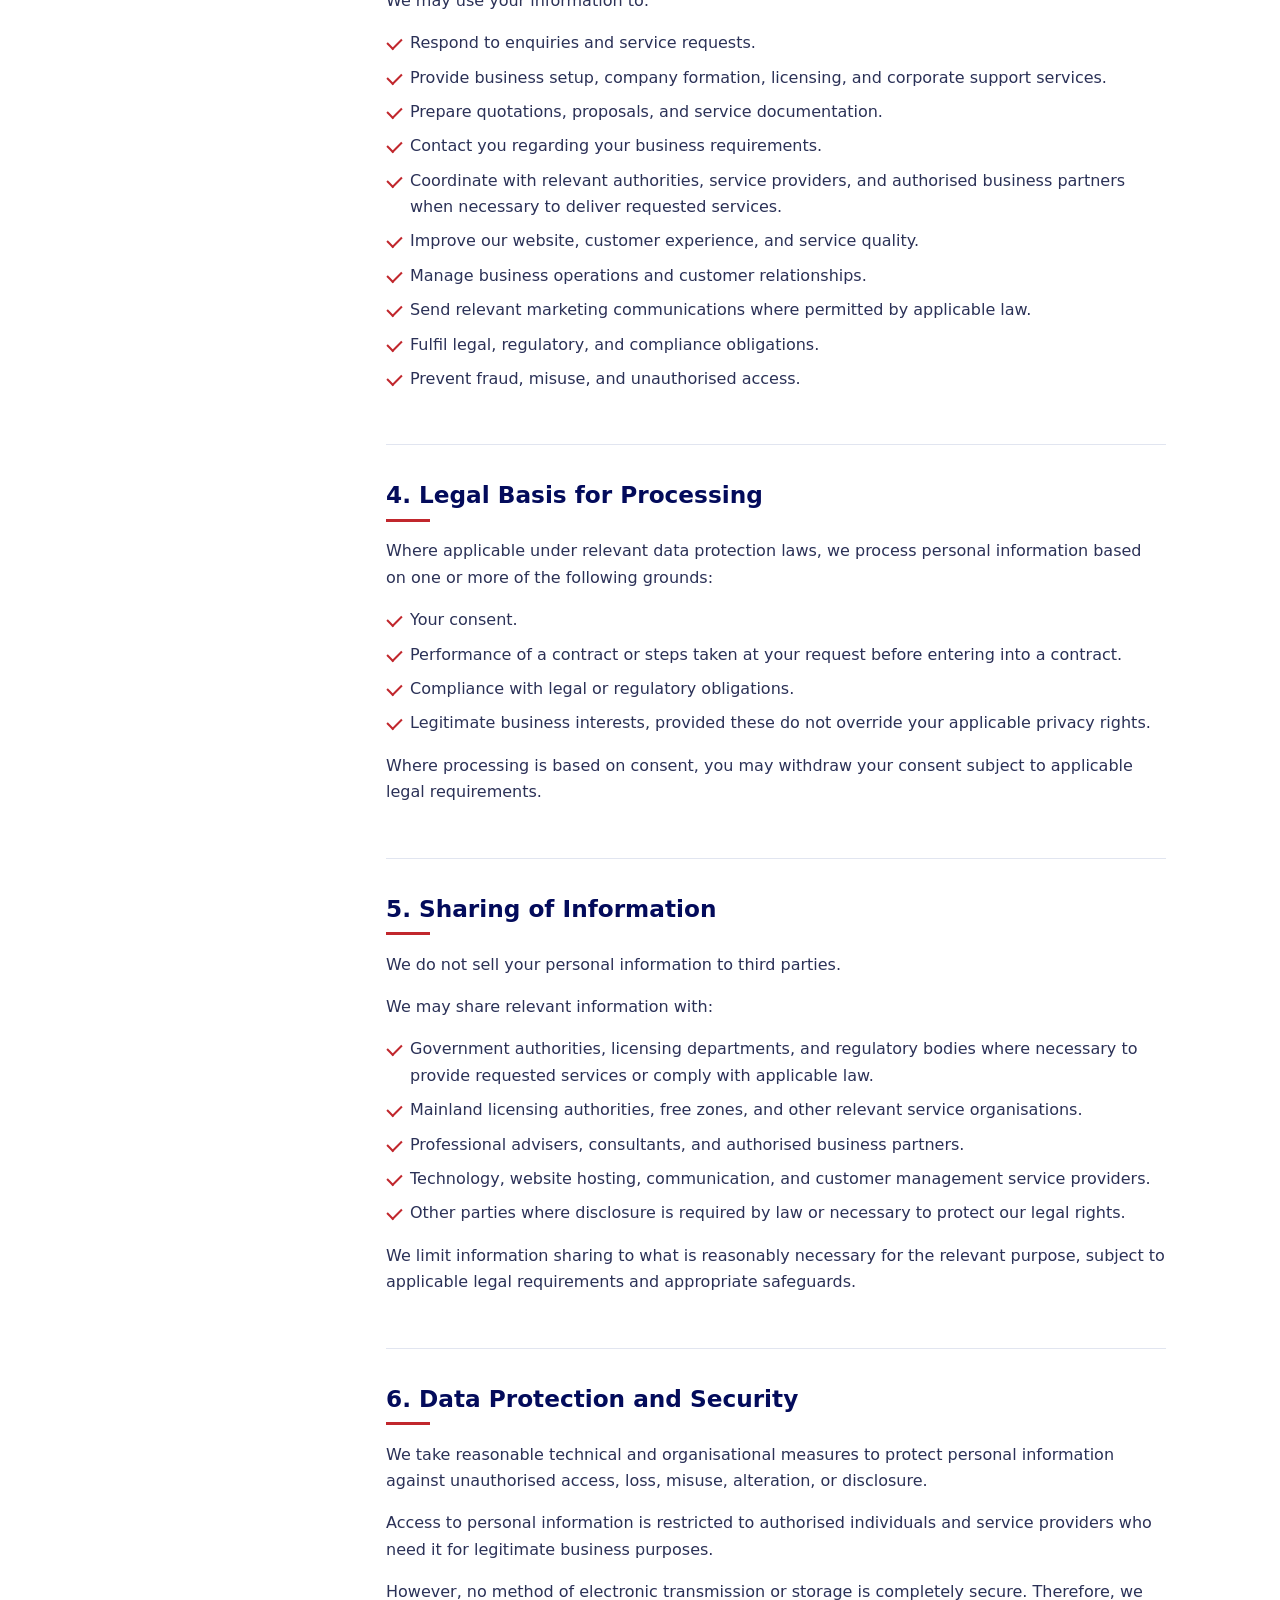
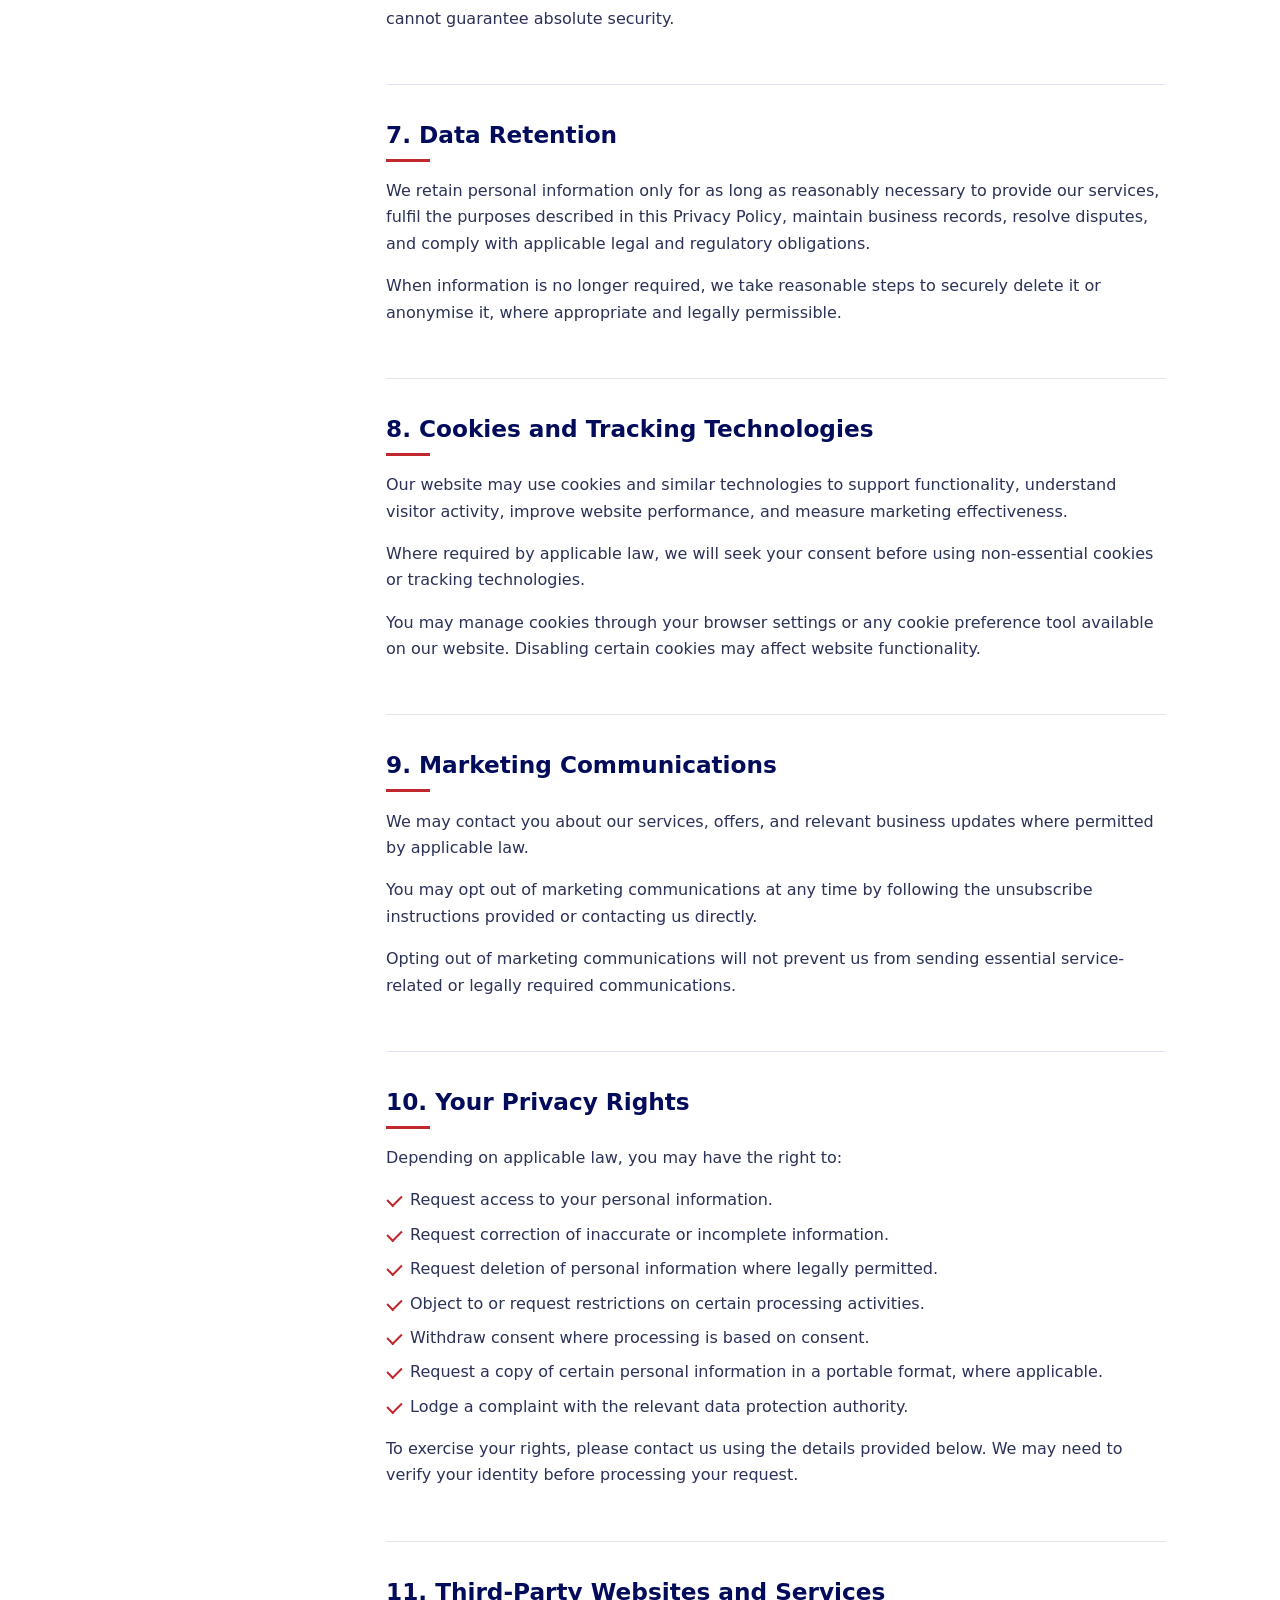
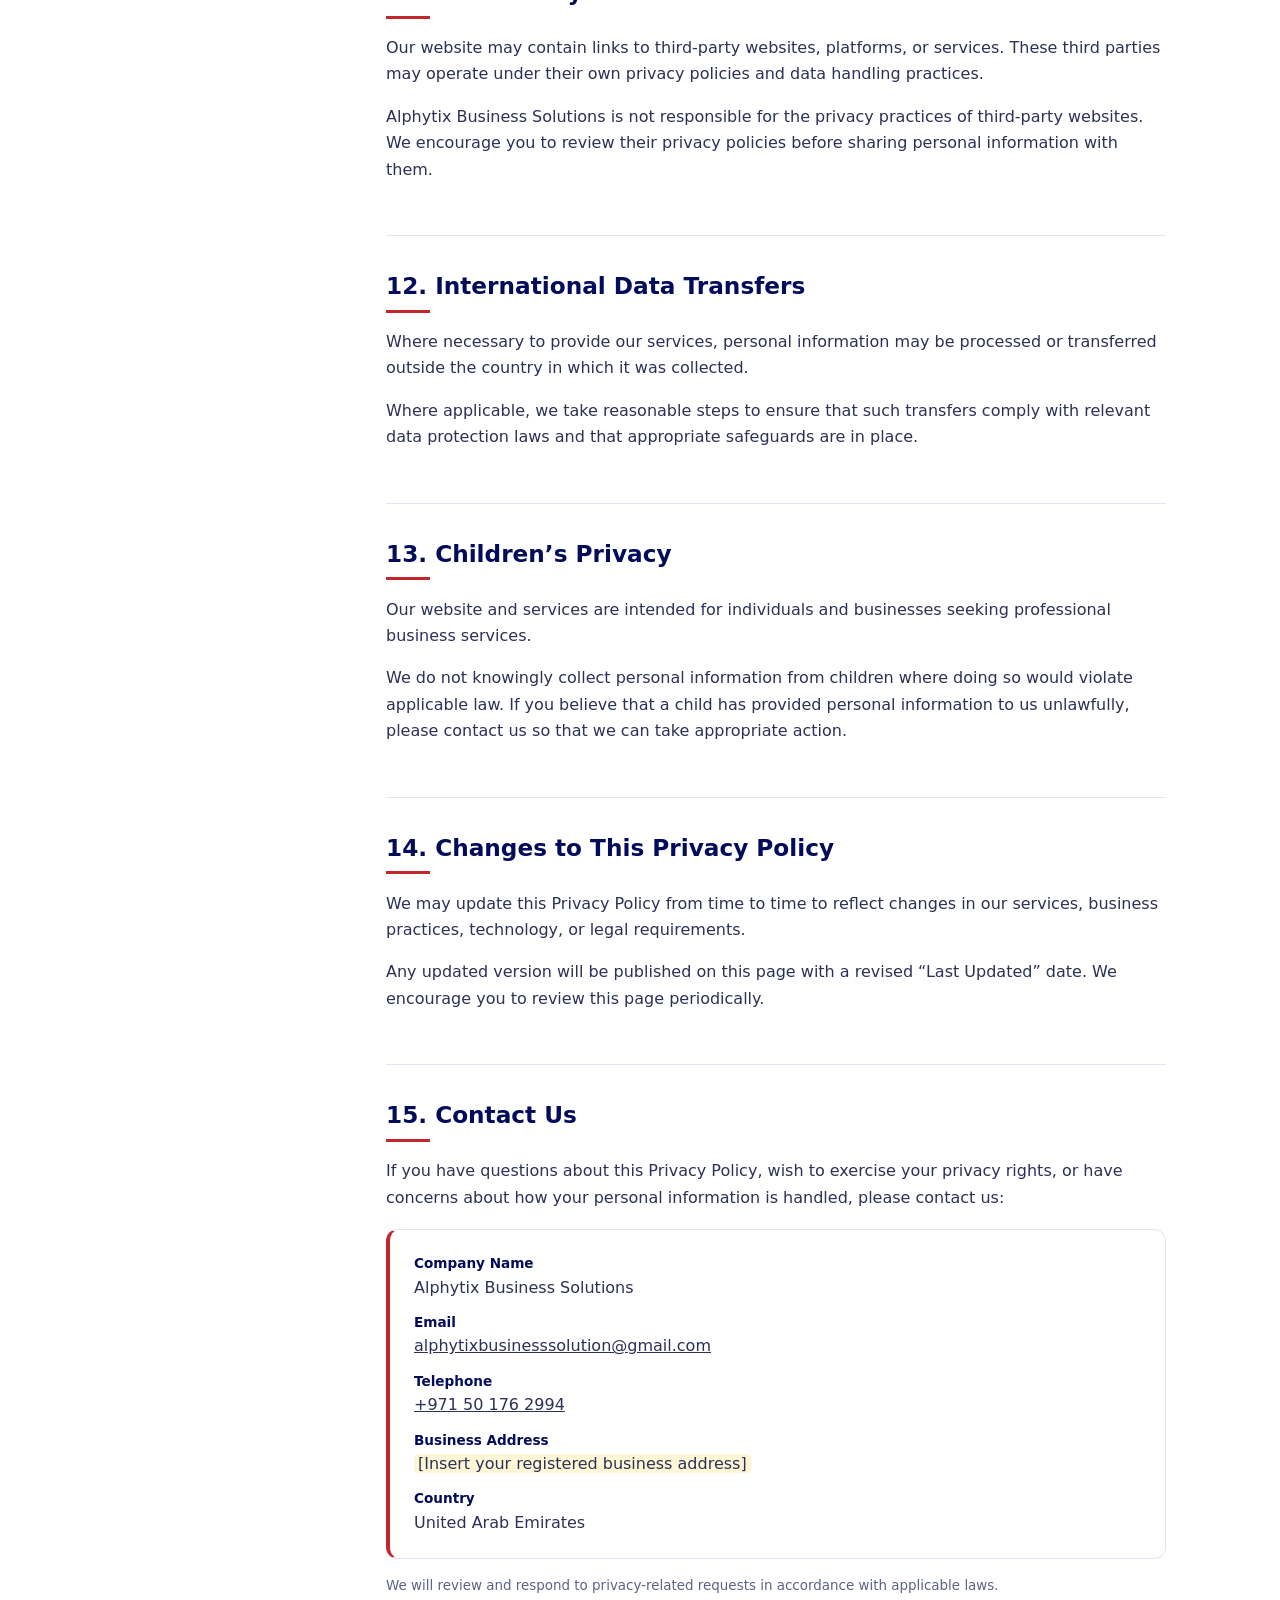
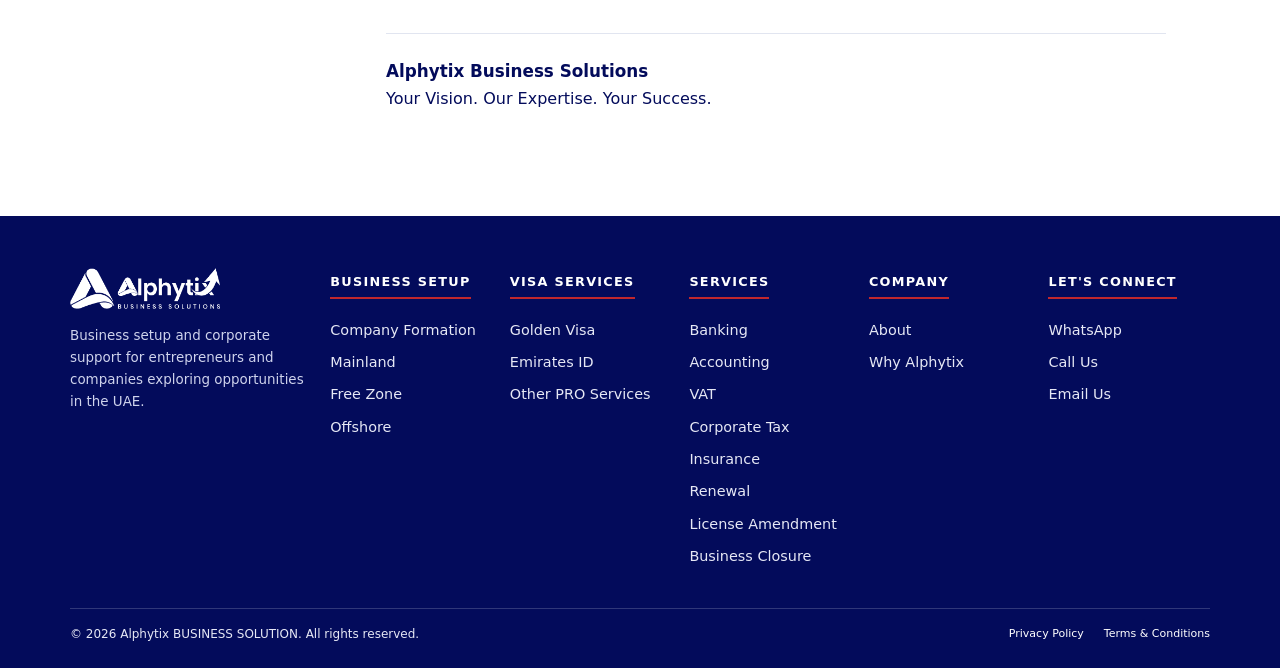
<file: privacy-policy.html>
<!DOCTYPE html>
<html lang="en">
<head>
<meta charset="utf-8">
<meta name="viewport" content="width=device-width, initial-scale=1">
<title>Privacy Policy | Alphytix BUSINESS SOLUTION</title>
<meta name="description" content="Read how Alphytix Business Solutions collects, uses, stores, shares and protects personal information when you visit our website or use our services.">
<link rel="canonical" href="https://www.example.com/privacy-policy.html"><!-- TODO: replace with real domain -->
<meta property="og:type" content="website">
<meta property="og:title" content="Privacy Policy | Alphytix BUSINESS SOLUTION">
<meta property="og:description" content="How Alphytix Business Solutions handles your personal information.">
<meta property="og:url" content="https://www.example.com/privacy-policy.html">
<link rel="icon" type="image/png" href="Alpha.png">
<style>
:root{--n:#030B5B;--r:#C1272D;--g:#F5F7FB;--b:#E1E5F0;--t:#2b3157;--ff:system-ui,-apple-system,"Segoe UI",Roboto,Helvetica,Arial,sans-serif}
*{box-sizing:border-box}
html{scroll-behavior:smooth;scroll-padding-top:96px}
body{margin:0;font:16px/1.65 var(--ff);color:var(--t);background:#fff;overflow-x:hidden}
h1,h2,h3{color:var(--n);line-height:1.2;margin:0 0 .5em}
h1{font-size:clamp(2rem,5vw,3.2rem);letter-spacing:-.02em}
h2{font-size:clamp(1.6rem,3.2vw,2.2rem)}
h3{font-size:1.08rem}
p{margin:0 0 1em}
a{color:inherit}
ul{list-style:none;margin:0;padding:0}
.wrap{max-width:1180px;margin:0 auto;padding:0 20px}
section{padding:68px 0}
:focus-visible{outline:3px solid var(--r);outline-offset:2px}
.lab{color:var(--r);font-weight:700;font-size:.78rem;letter-spacing:.12em;text-transform:uppercase;display:block;margin-bottom:10px}
.btn{display:inline-block;border:2px solid var(--r);background:var(--r);color:#fff;padding:12px 24px;border-radius:20px;font:600 1rem var(--ff);text-decoration:none;cursor:pointer;transition:.25s}
.btn:hover{background:#a21f24;border-color:#a21f24;transform:translateY(-2px)}
.note{font-size:.84rem;color:#5b6285;margin-top:16px}

/* hero */
.about-hero{background:var(--n);color:#fff;padding:80px 0 64px}
.about-hero h1{color:#fff;max-width:780px}
.about-hero .lab{color:#ff8a8f}
.about-hero .lead{font-size:1.1rem;max-width:620px;color:#eef0fb}
.meta{display:flex;flex-wrap:wrap;gap:10px 24px;margin-top:20px;font-size:.9rem;color:#cfd3ec}
.meta b{color:#fff}

/* policy layout */
.policy{display:grid;gap:32px;align-items:start}
@media(min-width:960px){.policy{grid-template-columns:260px minmax(0,1fr);gap:56px}}
.toc{background:var(--g);border:1px solid var(--b);border-radius:12px;padding:20px}
@media(min-width:960px){.toc{position:sticky;top:96px;max-height:calc(100vh - 120px);overflow-y:auto}}
.toc h2{font-size:.8rem;letter-spacing:.1em;text-transform:uppercase;color:var(--r);margin-bottom:10px}
.toc ol{margin:0;padding:0;list-style:none}
.toc a{display:block;padding:5px 0;font-size:.88rem;line-height:1.4;color:var(--n);text-decoration:none}
.toc a:hover{color:var(--r)}
.doc{max-width:780px}
.doc section{padding:0 0 36px;margin-bottom:36px;border-bottom:1px solid var(--b)}
.doc section:last-of-type{border-bottom:0;margin-bottom:0}
.doc h2{font-size:1.45rem;margin-bottom:.7em}
.doc h2:after{content:"";display:block;height:3px;width:44px;background:var(--r);margin-top:10px}
.doc h3{margin:1.4em 0 .5em}
.bl{display:grid;gap:8px;margin:0 0 1em}
.bl li{position:relative;padding-left:24px}
.bl li:before{content:"";position:absolute;left:4px;top:.5em;width:7px;height:12px;border:solid var(--r);border-width:0 2px 2px 0;transform:translateY(-3px) rotate(45deg)}
.panel{background:#fff;border:1px solid var(--b);border-left:4px solid var(--r);border-radius:12px;padding:22px 24px;margin-top:18px}
.panel dl{margin:0;display:grid;gap:10px}
.panel dt{font-weight:700;color:var(--n);font-size:.85rem}
.panel dd{margin:0}
.placeholder{background:#fff6d6;border-radius:4px;padding:0 4px}
.sign{margin-top:36px;padding-top:24px;border-top:1px solid var(--b);color:var(--n)}
.sign b{display:block;font-size:1.05rem}

/* ===== HEADER (identical to service page) ===== */
#top{position:sticky;top:0;z-index:1000;background:#fff;border-bottom:1px solid var(--b)}
#top .bar{display:flex;align-items:center;justify-content:space-between;gap:18px;height:72px;min-height:72px}
#top .logo{text-decoration:none}
#top .site-logo{display:block;width:150px;height:auto;object-fit:contain}
#top nav{flex:1;min-width:0}
#top #topnav{display:flex;align-items:center;justify-content:center;gap:22px}
#top #topnav>li{position:relative;flex-shrink:0}
#top #topnav>li>a,#top #topnav>li>.dropdown-toggle{position:relative;display:inline-flex;align-items:center;gap:6px;padding:12px 0;border:0;background:transparent;color:var(--n);font:600 13px/1.4 var(--ff);text-decoration:none;white-space:nowrap;cursor:pointer;transition:color .25s,transform .25s}
#top #topnav>li>a:hover,#top #topnav>li>.dropdown-toggle:hover{color:var(--r);transform:translateY(-2px)}
#top #topnav>li>a:after,#top #topnav>li>.dropdown-toggle:after{content:"";position:absolute;left:0;right:0;bottom:5px;height:2px;background:var(--r);transform:scaleX(0);transition:transform .25s}
#top #topnav>li>a:hover:after,#top #topnav>li>.dropdown-toggle:hover:after,#top #topnav>li>a[aria-current]:after{transform:scaleX(1)}
#top #topnav .arrow{display:inline-block;transition:transform .25s}
#top #topnav .sub{display:none;position:absolute;top:100%;left:0;min-width:220px;padding:8px;background:#fff;border:1px solid var(--b);border-radius:9px;box-shadow:0 12px 30px rgba(3,11,91,.14);z-index:1001}
#top #topnav .dropdown:hover>.sub:not(.mega-menu),#top #topnav .dropdown.open>.sub:not(.mega-menu){display:block}
#top #topnav .sub:not(.mega-menu) a{display:block;padding:11px 12px;color:var(--n);font-size:13px;text-decoration:none;border-radius:5px}
#top #topnav .sub:not(.mega-menu) a:hover{color:var(--r);background:var(--g)}
#top #topnav .sub.mega-menu{left:50%;top:calc(100% + 1px);width:min(760px,calc(100vw - 40px));grid-template-columns:repeat(3,minmax(0,1fr));gap:24px;padding:25px;transform:translateX(-50%)}
#top #topnav .dropdown:hover>.mega-menu,#top #topnav .dropdown.open>.mega-menu{display:grid}
#top #topnav .mega-column{display:flex;flex-direction:column;min-width:0;gap:2px}
#top #topnav .mega-heading{margin:0 0 10px;padding-bottom:10px;color:var(--r);font:650 12px/1.5 var(--ff)}
#top #topnav .mega-heading a{display:inline;padding:0;color:var(--r);text-decoration:none}
#top #topnav .mega-links a{display:block;padding:8px 0;color:var(--n);font-size:13px;line-height:1.5;text-decoration:none}
#top #topnav .mega-links a:hover{color:var(--r)}
.hcta{display:inline-flex;align-items:center;justify-content:center;gap:7px;padding:10px 17px;min-height:38px;background:var(--r);color:#fff;border:1px solid var(--r);border-radius:20px;font-size:13px;font-weight:600;letter-spacing:.2px;line-height:1.2;text-decoration:none;white-space:nowrap;box-shadow:0 3px 8px rgba(3,11,91,.12);transition:background .25s,border-color .25s,box-shadow .25s,transform .25s}
.hcta:hover{background:var(--n);border-color:var(--n);color:#fff;box-shadow:0 5px 12px rgba(193,39,45,.2);transform:translateY(-1px)}
#top .burger{display:none;flex-shrink:0;width:44px;height:44px;background:#fff;border:1px solid var(--b);border-radius:8px;cursor:pointer}
#top .burger span{display:block;width:20px;height:2px;margin:5px auto;background:var(--n);transition:transform .25s,opacity .25s}
body.menu-open #top .burger span:nth-child(1){transform:translateY(7px) rotate(45deg)}
body.menu-open #top .burger span:nth-child(2){opacity:0}
body.menu-open #top .burger span:nth-child(3){transform:translateY(-7px) rotate(-45deg)}
#top .mobile-menu-extra{display:none}
@media(max-width:768px){#top .site-logo{width:110px}}
@media(max-width:1080px){
 #top .bar{position:relative}
 #top .burger{display:block}
 .hcta{display:none}
 #top nav{position:absolute;top:100%;left:0;right:0;width:100%;flex:none;max-height:0;overflow:hidden;background:#fff;border-bottom:1px solid var(--b);transition:max-height .35s}
 body.menu-open #top nav{max-height:calc(100dvh - 72px);overflow-y:auto}
 #top #topnav{flex-direction:column;align-items:stretch;gap:0;width:100%;padding:12px 22px 24px;background:#fff}
 #top #topnav>li{width:100%}
 #top #topnav>li>a,#top #topnav>li>.dropdown-toggle,#top #topnav>li>a:hover,#top #topnav>li>.dropdown-toggle:hover{display:flex;justify-content:space-between;width:100%;min-height:46px;padding:12px 4px;color:var(--n);font-size:14px;white-space:normal;transform:none}
 #top #topnav>li>a:after,#top #topnav>li>.dropdown-toggle:after{display:none}
 #top #topnav .dropdown.open>.dropdown-toggle .arrow{transform:rotate(180deg)}
 #top #topnav .sub{position:static;width:100%;min-width:0;transform:none;box-shadow:none;border:0;border-radius:0;padding:4px 0 8px 12px;background:#fff}
 #top #topnav .dropdown:hover>.sub{display:none}
 #top #topnav .dropdown.open>.sub:not(.mega-menu){display:block}
 #top #topnav .dropdown:hover>.mega-menu{display:none}
 #top #topnav .dropdown.open>.mega-menu{display:grid;grid-template-columns:minmax(0,1fr);gap:14px;width:100%;max-width:100%;margin:0;padding:8px 4px 14px;transform:none}
 #top #topnav .mega-heading{margin:0 0 5px;padding:0 0 7px;border-bottom:1px solid var(--b)}
 #top #topnav .mega-links a{padding:7px 0;font-weight:400;overflow-wrap:anywhere}
 #top #topnav .mega-links a:hover{color:var(--n)}
 #top .mobile-menu-extra{display:block;padding:18px 16px 24px;background:#fff;border-top:1px solid #e8eaf2}
 #top .mobile-social-links{display:flex;align-items:center;justify-content:space-between;gap:8px;margin-bottom:20px}
 #top .mobile-social-links a{display:flex;align-items:center;justify-content:center;flex:0 0 38px;width:38px;height:38px;border-radius:50%;background:#f2f4fa;color:var(--n);font-size:17px;text-decoration:none;transition:background .2s,color .2s}
 #top .mobile-social-links a:hover{background:var(--n);color:#fff}
 #top .mobile-contact-link{display:flex;align-items:center;gap:13px;width:100%;padding:10px 2px;color:var(--n);font-size:13px;font-weight:500;line-height:1.5;text-decoration:none}
 #top .mobile-contact-link>span:first-child{display:inline-flex;align-items:center;justify-content:center;flex:0 0 20px;width:20px;font-size:19px}
 #top .whatsapp-link>span:first-child{color:#00c853}
}

/* ===== FOOTER (identical to service page) ===== */
footer{background:var(--n);color:#e6e8f5;padding:52px 0 24px}
footer h4{display:inline-block;margin:0 0 12px;padding-bottom:4px;color:#fff;font-size:.8rem;letter-spacing:.1em;border-bottom:2px solid var(--r)}
footer li{margin:6px 0}
footer a{text-decoration:none;font-size:.9rem}
footer a:hover{color:#ff8a8f}
.fg{display:grid;gap:28px;grid-template-columns:repeat(2,1fr)}
.fg .br{grid-column:1/-1}
@media(min-width:900px){.fg{grid-template-columns:1.5fr repeat(5,minmax(0,1fr));gap:18px}.fg .br{grid-column:auto}}
.fb{display:flex;justify-content:space-between;align-items:center;gap:16px;flex-wrap:wrap;margin-top:32px;padding-top:16px;border-top:1px solid rgba(255,255,255,.18);font-size:.85rem}
.fb nav a{color:#fff;white-space:nowrap;font-size:11px}
@media(min-width:601px){
 .fb{flex-wrap:nowrap;gap:20px}
 .fb>span{flex:1;font-size:12px;text-align:left}
 .fb nav{display:flex;gap:20px;margin-left:auto;flex-shrink:0}
}
@media(max-width:600px){
 .fb{flex-direction:column;align-items:center;gap:10px}
 .fb>span{width:100%;font-size:10px;text-align:center}
 .fb nav{display:flex;flex-wrap:wrap;justify-content:center;gap:8px 14px}
 .fb nav a{font-size:10px}
 html,body{overflow-x:clip}
}
@media(prefers-reduced-motion:reduce){*{transition:none!important;scroll-behavior:auto!important}}
</style>
<link rel="stylesheet" href="https://cdnjs.cloudflare.com/ajax/libs/font-awesome/6.7.2/css/all.min.css">
</head>
<body>

<header id="top">
  <div class="wrap bar">
    <a class="logo" href="index.html" aria-label="Alphytix BUSINESS SOLUTION home">
      <img src="Model 2.png" alt="Alphytix BUSINESS SOLUTION" class="site-logo">
    </a>

    <nav id="nav" aria-label="Main navigation">
      <ul class="top" id="topnav">
        <li><a href="index.html">HOME</a></li>

        <li class="dropdown">
          <button type="button" class="dropdown-toggle" aria-expanded="false">BUSINESS SETUP <span class="arrow">▾</span></button>
          <ul class="sub">
            <li><a href="bdemo.html#free-zone">Free Zones</a></li>
            <li><a href="bdemo.html#mainland">Mainland</a></li>
            <li><a href="bdemo.html#free-zone">Offshore Setup</a></li>
          </ul>
        </li>

        <li class="dropdown">
          <button type="button" class="dropdown-toggle" aria-expanded="false">SERVICES <span class="arrow">▾</span></button>
          <div class="sub mega-menu">
            <div class="mega-column">
              <h4 class="mega-heading"><a href="vdemo.html">VISA SERVICES</a></h4>
              <div class="mega-links">
                <a href="vdemo.html#golden-visa">Golden Visa</a>
                <a href="vdemo.html#emirates-id">Emirates ID</a>
                <a href="vdemo.html#pro-services">Other PRO Services</a>
              </div>
            </div>
            <div class="mega-column">
              <h4 class="mega-heading"><a href="bdemo.html">COMPANY SETUP</a></h4>
              <div class="mega-links">
                <a href="bdemo.html#company-formation">Company Formation</a>
                <a href="bdemo.html#mainland">Mainland Setup</a>
                <a href="bdemo.html#free-zone">Free Zone Setup</a>
                <a href="bdemo.html#offshore">Offshore Setup</a>
                <a href="bdemo.html#licenses">Business Licensing</a>
              </div>
            </div>
            <div class="mega-column">
              <h4 class="mega-heading">CORPORATE SERVICES</h4>
              <div class="mega-links">
                <a href="dservice3.html#banking">Banking Assistance</a>
                <a href="dservice3.html#accounting-tax">Accounting</a>
                <a href="dservice3.html#vat">VAT</a>
                <a href="dservice3.html#corporate-tax">Corporate Tax</a>
                <a href="dservice3.html#insurance">Insurance</a>
                <a href="dservice3.html#renewal">License Renewal</a>
                <a href="dservice3.html#amendment">License Amendment</a>
                <a href="dservice3.html#closure">Business Closure</a>
              </div>
            </div>
          </div>
        </li>

        <li><a href="about.html">ABOUT</a></li>
      </ul>

      <!-- Mobile-only social icons and contact details -->
      <div class="mobile-menu-extra">
        <div class="mobile-social-links">
          <a href="YOUR_FACEBOOK_URL" target="_blank" rel="noopener noreferrer" aria-label="Facebook"><i class="fab fa-facebook-f"></i></a>
          <a href="YOUR_INSTAGRAM_URL" target="_blank" rel="noopener noreferrer" aria-label="Instagram"><i class="fab fa-instagram"></i></a>
          <a href="YOUR_LINKEDIN_URL" target="_blank" rel="noopener noreferrer" aria-label="LinkedIn"><i class="fab fa-linkedin-in"></i></a>
          <a href="YOUR_X_URL" target="_blank" rel="noopener noreferrer" aria-label="X"><i class="fa-brands fa-x-twitter"></i></a>
          <a href="YOUR_TIKTOK_URL" target="_blank" rel="noopener noreferrer" aria-label="TikTok"><i class="fa-brands fa-tiktok"></i></a>
          <a href="YOUR_YOUTUBE_URL" target="_blank" rel="noopener noreferrer" aria-label="YouTube"><i class="fa-brands fa-youtube"></i></a>
        </div>
        <a class="mobile-contact-link" href="tel:+971501762994">
          <span aria-hidden="true"><i class="fas fa-phone"></i></span><span>+971 50176 2994</span>
        </a>
        <a class="mobile-contact-link whatsapp-link" href="https://wa.me/971501762994?text=Hi%2C%20I%E2%80%99m%20interested%20in%20your%20UAE%20business%20services.%20Could%20you%20please%20share%20more%20details%3F%20Thank%20you!" target="_blank" rel="noopener noreferrer">
          <span aria-hidden="true"><i class="fab fa-whatsapp"></i></span><span>+971 50176 2994</span>
        </a>
      </div>
    </nav>

    <a class="btn hcta" href="contact.html">Talk to an Expert</a>

    <button class="burger" id="burger" type="button" aria-label="Open menu" aria-expanded="false" aria-controls="nav">
      <span></span><span></span><span></span>
    </button>
  </div>
</header>

<main>
<section class="about-hero" aria-labelledby="hero-h">
  <div class="wrap">
    <span class="lab">Legal</span>
    <h1 id="hero-h">Privacy Policy</h1>
    <p class="lead">How Alphytix Business Solutions collects, uses, stores, discloses and protects your personal information.</p>
    <div class="meta"><span><b>Effective date:</b> 26 October 2026</span><span><b>Last updated:</b> 26 October 2026</span></div>
  </div>
</section>

<section aria-label="Privacy policy">
  <div class="wrap policy">

    <aside class="toc" aria-label="Contents">
      <h2>Contents</h2>
      <ol>
        <li><a href="#introduction">1. Introduction</a></li>
        <li><a href="#information-we-collect">2. Information We Collect</a></li>
        <li><a href="#how-we-use">3. How We Use Your Information</a></li>
        <li><a href="#legal-basis">4. Legal Basis for Processing</a></li>
        <li><a href="#sharing">5. Sharing of Information</a></li>
        <li><a href="#security">6. Data Protection and Security</a></li>
        <li><a href="#retention">7. Data Retention</a></li>
        <li><a href="#cookies">8. Cookies and Tracking</a></li>
        <li><a href="#marketing">9. Marketing Communications</a></li>
        <li><a href="#rights">10. Your Privacy Rights</a></li>
        <li><a href="#third-party">11. Third-Party Websites</a></li>
        <li><a href="#transfers">12. International Data Transfers</a></li>
        <li><a href="#children">13. Children’s Privacy</a></li>
        <li><a href="#changes">14. Changes to This Policy</a></li>
        <li><a href="#contact">15. Contact Us</a></li>
      </ol>
    </aside>

    <article class="doc">
      <section id="introduction" aria-labelledby="introduction-h">
        <h2 id="introduction-h">1. Introduction</h2>
        <p>Alphytix Business Solutions is committed to respecting your privacy and protecting your personal information.</p>
        <p>This Privacy Policy explains how Alphytix Business Solutions collects, uses, stores, discloses, and protects personal information when you visit our website, submit an enquiry, request our services, or communicate with us.</p>
        <p>By using our website or services, you acknowledge that you have read this Privacy Policy.</p>
      </section>

      <section id="information-we-collect" aria-labelledby="information-we-collect-h">
        <h2 id="information-we-collect-h">2. Information We Collect</h2>
        <p>We may collect the following types of information:</p>
        <h3>Personal Information</h3>
        <ul class="bl">
          <li>Full name</li>
          <li>Email address</li>
          <li>Telephone or mobile number</li>
          <li>Nationality or country of residence, where relevant to the requested service</li>
          <li>Business or company name</li>
          <li>Other information voluntarily provided through enquiry forms or communications</li>
        </ul>
        <h3>Business and Service Information</h3>
        <p>When you request our services, we may collect information about your proposed business, business activities, licensing requirements, ownership structure, and relevant supporting documents.</p>
        <h3>Technical Information</h3>
        <p>When you visit our website, we may collect technical information such as your IP address, browser type, device information, pages visited, and website usage data through cookies or similar technologies, where applicable.</p>
      </section>

      <section id="how-we-use" aria-labelledby="how-we-use-h">
        <h2 id="how-we-use-h">3. How We Use Your Information</h2>
        <p>We may use your information to:</p>
        <ul class="bl">
          <li>Respond to enquiries and service requests.</li>
          <li>Provide business setup, company formation, licensing, and corporate support services.</li>
          <li>Prepare quotations, proposals, and service documentation.</li>
          <li>Contact you regarding your business requirements.</li>
          <li>Coordinate with relevant authorities, service providers, and authorised business partners when necessary to deliver requested services.</li>
          <li>Improve our website, customer experience, and service quality.</li>
          <li>Manage business operations and customer relationships.</li>
          <li>Send relevant marketing communications where permitted by applicable law.</li>
          <li>Fulfil legal, regulatory, and compliance obligations.</li>
          <li>Prevent fraud, misuse, and unauthorised access.</li>
        </ul>
      </section>

      <section id="legal-basis" aria-labelledby="legal-basis-h">
        <h2 id="legal-basis-h">4. Legal Basis for Processing</h2>
        <p>Where applicable under relevant data protection laws, we process personal information based on one or more of the following grounds:</p>
        <ul class="bl">
          <li>Your consent.</li>
          <li>Performance of a contract or steps taken at your request before entering into a contract.</li>
          <li>Compliance with legal or regulatory obligations.</li>
          <li>Legitimate business interests, provided these do not override your applicable privacy rights.</li>
        </ul>
        <p>Where processing is based on consent, you may withdraw your consent subject to applicable legal requirements.</p>
      </section>

      <section id="sharing" aria-labelledby="sharing-h">
        <h2 id="sharing-h">5. Sharing of Information</h2>
        <p>We do not sell your personal information to third parties.</p>
        <p>We may share relevant information with:</p>
        <ul class="bl">
          <li>Government authorities, licensing departments, and regulatory bodies where necessary to provide requested services or comply with applicable law.</li>
          <li>Mainland licensing authorities, free zones, and other relevant service organisations.</li>
          <li>Professional advisers, consultants, and authorised business partners.</li>
          <li>Technology, website hosting, communication, and customer management service providers.</li>
          <li>Other parties where disclosure is required by law or necessary to protect our legal rights.</li>
        </ul>
        <p>We limit information sharing to what is reasonably necessary for the relevant purpose, subject to applicable legal requirements and appropriate safeguards.</p>
      </section>

      <section id="security" aria-labelledby="security-h">
        <h2 id="security-h">6. Data Protection and Security</h2>
        <p>We take reasonable technical and organisational measures to protect personal information against unauthorised access, loss, misuse, alteration, or disclosure.</p>
        <p>Access to personal information is restricted to authorised individuals and service providers who need it for legitimate business purposes.</p>
        <p>However, no method of electronic transmission or storage is completely secure. Therefore, we cannot guarantee absolute security.</p>
      </section>

      <section id="retention" aria-labelledby="retention-h">
        <h2 id="retention-h">7. Data Retention</h2>
        <p>We retain personal information only for as long as reasonably necessary to provide our services, fulfil the purposes described in this Privacy Policy, maintain business records, resolve disputes, and comply with applicable legal and regulatory obligations.</p>
        <p>When information is no longer required, we take reasonable steps to securely delete it or anonymise it, where appropriate and legally permissible.</p>
      </section>

      <section id="cookies" aria-labelledby="cookies-h">
        <h2 id="cookies-h">8. Cookies and Tracking Technologies</h2>
        <p>Our website may use cookies and similar technologies to support functionality, understand visitor activity, improve website performance, and measure marketing effectiveness.</p>
        <p>Where required by applicable law, we will seek your consent before using non-essential cookies or tracking technologies.</p>
        <p>You may manage cookies through your browser settings or any cookie preference tool available on our website. Disabling certain cookies may affect website functionality.</p>
      </section>

      <section id="marketing" aria-labelledby="marketing-h">
        <h2 id="marketing-h">9. Marketing Communications</h2>
        <p>We may contact you about our services, offers, and relevant business updates where permitted by applicable law.</p>
        <p>You may opt out of marketing communications at any time by following the unsubscribe instructions provided or contacting us directly.</p>
        <p>Opting out of marketing communications will not prevent us from sending essential service-related or legally required communications.</p>
      </section>

      <section id="rights" aria-labelledby="rights-h">
        <h2 id="rights-h">10. Your Privacy Rights</h2>
        <p>Depending on applicable law, you may have the right to:</p>
        <ul class="bl">
          <li>Request access to your personal information.</li>
          <li>Request correction of inaccurate or incomplete information.</li>
          <li>Request deletion of personal information where legally permitted.</li>
          <li>Object to or request restrictions on certain processing activities.</li>
          <li>Withdraw consent where processing is based on consent.</li>
          <li>Request a copy of certain personal information in a portable format, where applicable.</li>
          <li>Lodge a complaint with the relevant data protection authority.</li>
        </ul>
        <p>To exercise your rights, please contact us using the details provided below. We may need to verify your identity before processing your request.</p>
      </section>

      <section id="third-party" aria-labelledby="third-party-h">
        <h2 id="third-party-h">11. Third-Party Websites and Services</h2>
        <p>Our website may contain links to third-party websites, platforms, or services. These third parties may operate under their own privacy policies and data handling practices.</p>
        <p>Alphytix Business Solutions is not responsible for the privacy practices of third-party websites. We encourage you to review their privacy policies before sharing personal information with them.</p>
      </section>

      <section id="transfers" aria-labelledby="transfers-h">
        <h2 id="transfers-h">12. International Data Transfers</h2>
        <p>Where necessary to provide our services, personal information may be processed or transferred outside the country in which it was collected.</p>
        <p>Where applicable, we take reasonable steps to ensure that such transfers comply with relevant data protection laws and that appropriate safeguards are in place.</p>
      </section>

      <section id="children" aria-labelledby="children-h">
        <h2 id="children-h">13. Children’s Privacy</h2>
        <p>Our website and services are intended for individuals and businesses seeking professional business services.</p>
        <p>We do not knowingly collect personal information from children where doing so would violate applicable law. If you believe that a child has provided personal information to us unlawfully, please contact us so that we can take appropriate action.</p>
      </section>

      <section id="changes" aria-labelledby="changes-h">
        <h2 id="changes-h">14. Changes to This Privacy Policy</h2>
        <p>We may update this Privacy Policy from time to time to reflect changes in our services, business practices, technology, or legal requirements.</p>
        <p>Any updated version will be published on this page with a revised “Last Updated” date. We encourage you to review this page periodically.</p>
      </section>

      <section id="contact" aria-labelledby="contact-h">
        <h2 id="contact-h">15. Contact Us</h2>
        <p>If you have questions about this Privacy Policy, wish to exercise your privacy rights, or have concerns about how your personal information is handled, please contact us:</p>
        <div class="panel">
          <dl>
            <div><dt>Company Name</dt><dd>Alphytix Business Solutions</dd></div>
            <div><dt>Email</dt><dd><a href="mailto:alphytixbusinesssolution@gmail.com">alphytixbusinesssolution@gmail.com</a></dd></div>
            <div><dt>Telephone</dt><dd><a href="tel:+971501762994">+971 50 176 2994</a></dd></div>
            <div><dt>Business Address</dt><dd><span class="placeholder">[Insert your registered business address]</span></dd></div>
            <div><dt>Country</dt><dd>United Arab Emirates</dd></div>
          </dl>
        </div>
        <p class="note">We will review and respond to privacy-related requests in accordance with applicable laws.</p>
        <div class="sign"><b>Alphytix Business Solutions</b>Your Vision. Our Expertise. Your Success.</div>
      </section>
    </article>

  </div>
</section>
</main>

<footer>
  <div class="wrap">
    <div class="fg">
      <div class="br">
        <img src="white model2.png" alt="Alphytix BUSINESS SOLUTION" style="width:150px;max-width:100%;height:auto;object-fit:contain;display:block;margin-bottom:12px">
        <p class="note" style="color:#cfd3ec">Business setup and corporate support for entrepreneurs and companies exploring opportunities in the UAE.</p>
      </div>
      <div>
        <h4>BUSINESS SETUP</h4>
        <ul>
          <li><a href="bdemo.html#company-formation">Company Formation</a></li>
          <li><a href="bdemo.html#mainland">Mainland</a></li>
          <li><a href="bdemo.html#free-zone">Free Zone</a></li>
          <li><a href="bdemo.html#offshore">Offshore</a></li>
        </ul>
      </div>
      <div>
        <h4>VISA SERVICES</h4>
        <ul>
          <li><a href="vdemo.html#golden-visa">Golden Visa</a></li>
          <li><a href="vdemo.html#emirates-id">Emirates ID</a></li>
          <li><a href="vdemo.html#pro-services">Other PRO Services</a></li>
        </ul>
      </div>
      <div>
        <h4>SERVICES</h4>
        <ul>
          <li><a href="dservice3.html#banking">Banking</a></li>
          <li><a href="dservice3.html#accounting-tax">Accounting</a></li>
          <li><a href="dservice3.html#vat">VAT</a></li>
          <li><a href="dservice3.html#corporate-tax">Corporate Tax</a></li>
          <li><a href="dservice3.html#insurance">Insurance</a></li>
          <li><a href="dservice3.html#renewal">Renewal</a></li>
          <li><a href="dservice3.html#amendment">License Amendment</a></li>
          <li><a href="dservice3.html#closure">Business Closure</a></li>
        </ul>
      </div>
      <div>
        <h4>COMPANY</h4>
        <ul>
          <li><a href="about.html">About</a></li>
          <li><a href="about.html#why">Why Alphytix</a></li>
        </ul>
      </div>
      <div>
        <h4>LET'S CONNECT</h4>
        <ul>
          <li><a href="https://wa.me/971501762994?text=Hi%2C%20I%E2%80%99m%20interested%20in%20your%20UAE%20business%20services.%20Could%20you%20please%20share%20more%20details%3F%20Thank%20you!" target="_blank" rel="noopener noreferrer">WhatsApp</a></li>
          <li><a href="tel:+971501762994">Call Us</a></li>
          <li><a href="https://mail.google.com/mail/?view=cm&amp;fs=1&amp;to=alphytixbusinesssolution@gmail.com" target="_blank" rel="noopener noreferrer">Email Us</a></li>
        </ul>
      </div>
    </div>

    <div class="fb">
      <span>© <span id="yr"></span> Alphytix BUSINESS SOLUTION. All rights reserved.</span>
      <nav aria-label="Legal">
        <a href="privacy-policy.html" aria-current="page">Privacy Policy</a>
        <a href="terms-and-conditions.html">Terms &amp; Conditions</a>
      </nav>
    </div>
  </div>
</footer>

<script>
"use strict";
const nav=document.querySelector("#nav"),burger=document.querySelector("#burger"),dropdowns=document.querySelectorAll("#topnav .dropdown");
function closeDropdowns(except=null){dropdowns.forEach(d=>{if(d===except)return;d.classList.remove("open");const b=d.querySelector(".dropdown-toggle");if(b)b.setAttribute("aria-expanded","false")})}
function closeMenu(){document.body.classList.remove("menu-open");burger.setAttribute("aria-expanded","false");burger.setAttribute("aria-label","Open menu");closeDropdowns()}
dropdowns.forEach(d=>{const b=d.querySelector(".dropdown-toggle");b.addEventListener("click",()=>{const open=!d.classList.contains("open");closeDropdowns(d);d.classList.toggle("open",open);b.setAttribute("aria-expanded",String(open))})});
burger.addEventListener("click",()=>{const o=document.body.classList.toggle("menu-open");burger.setAttribute("aria-expanded",String(o));burger.setAttribute("aria-label",o?"Close menu":"Open menu");if(!o)closeDropdowns()});
nav.addEventListener("click",e=>{if(e.target.closest("a"))closeMenu()});
document.addEventListener("click",e=>{if(!e.target.closest("#top"))closeDropdowns()});
document.addEventListener("keydown",e=>{if(e.key==="Escape")closeMenu()});
document.querySelector("#yr").textContent=new Date().getFullYear();
</script>
</body>
</html>
</file>
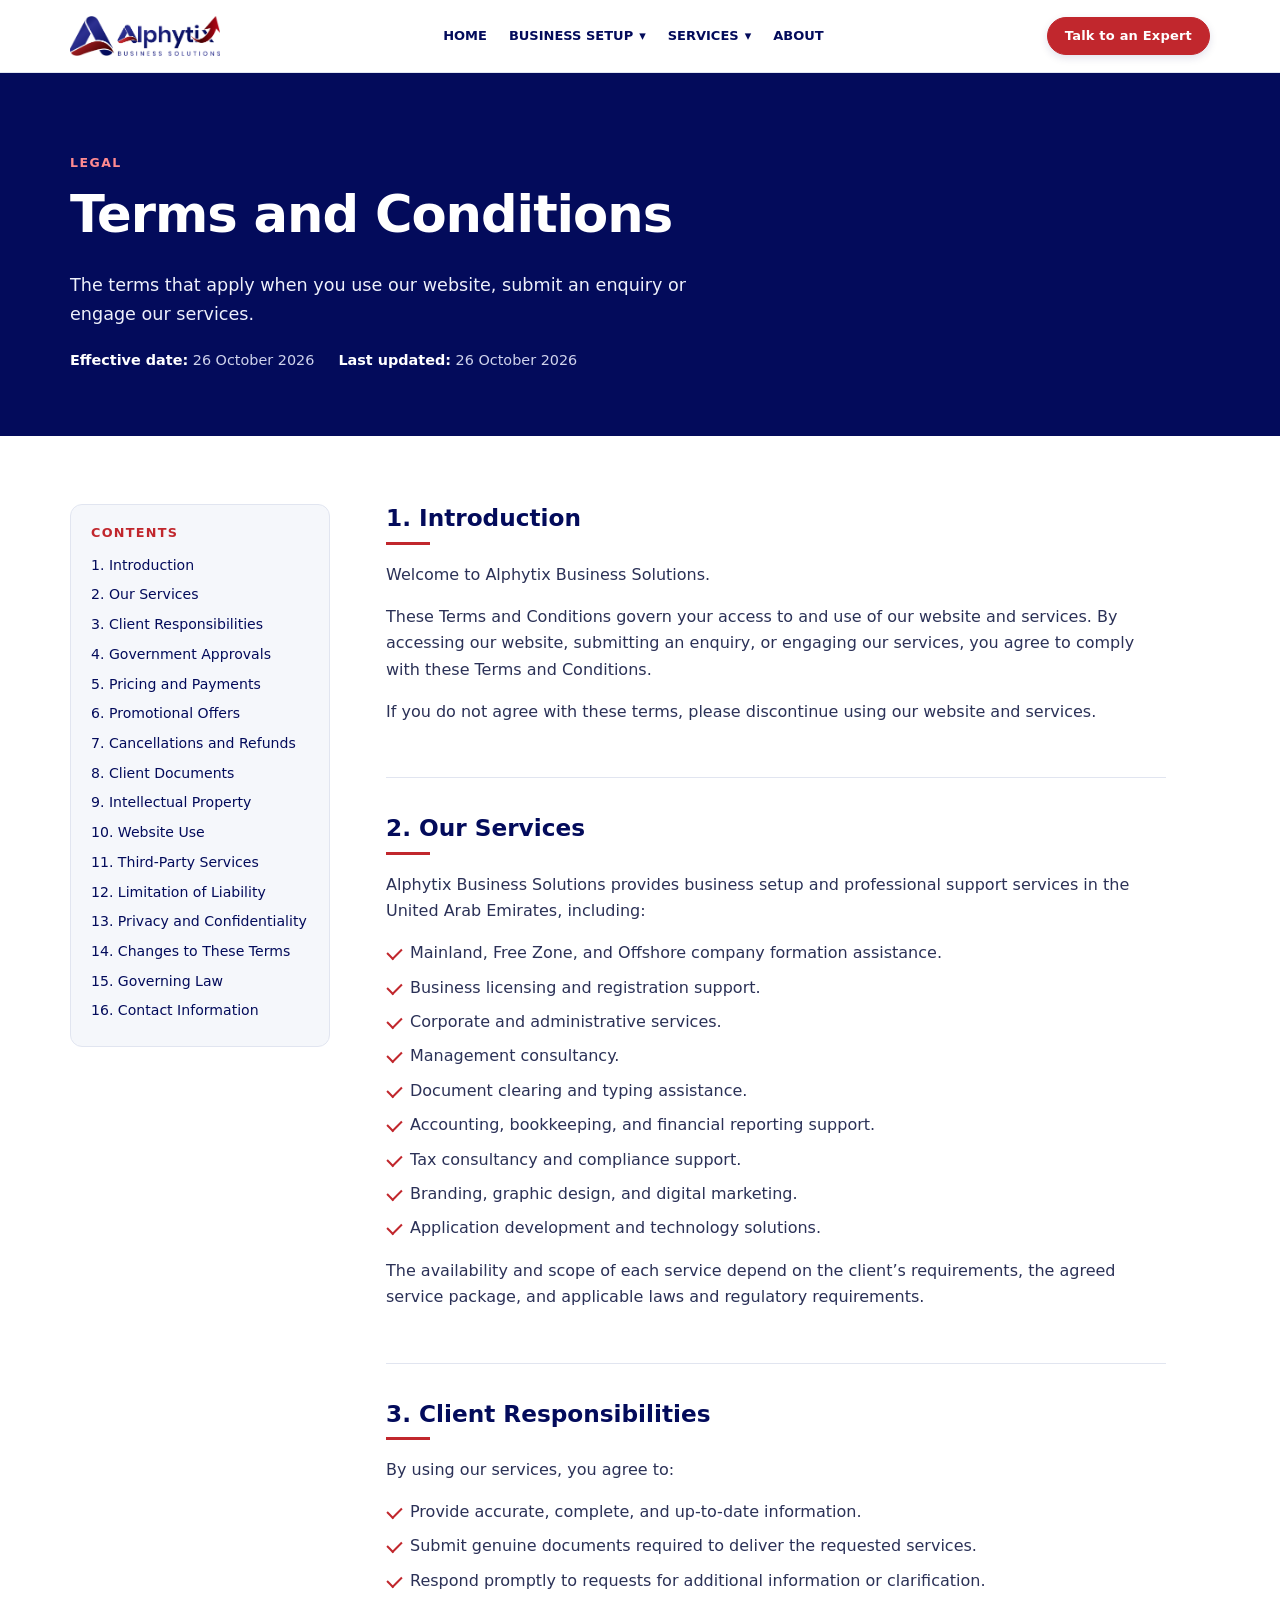
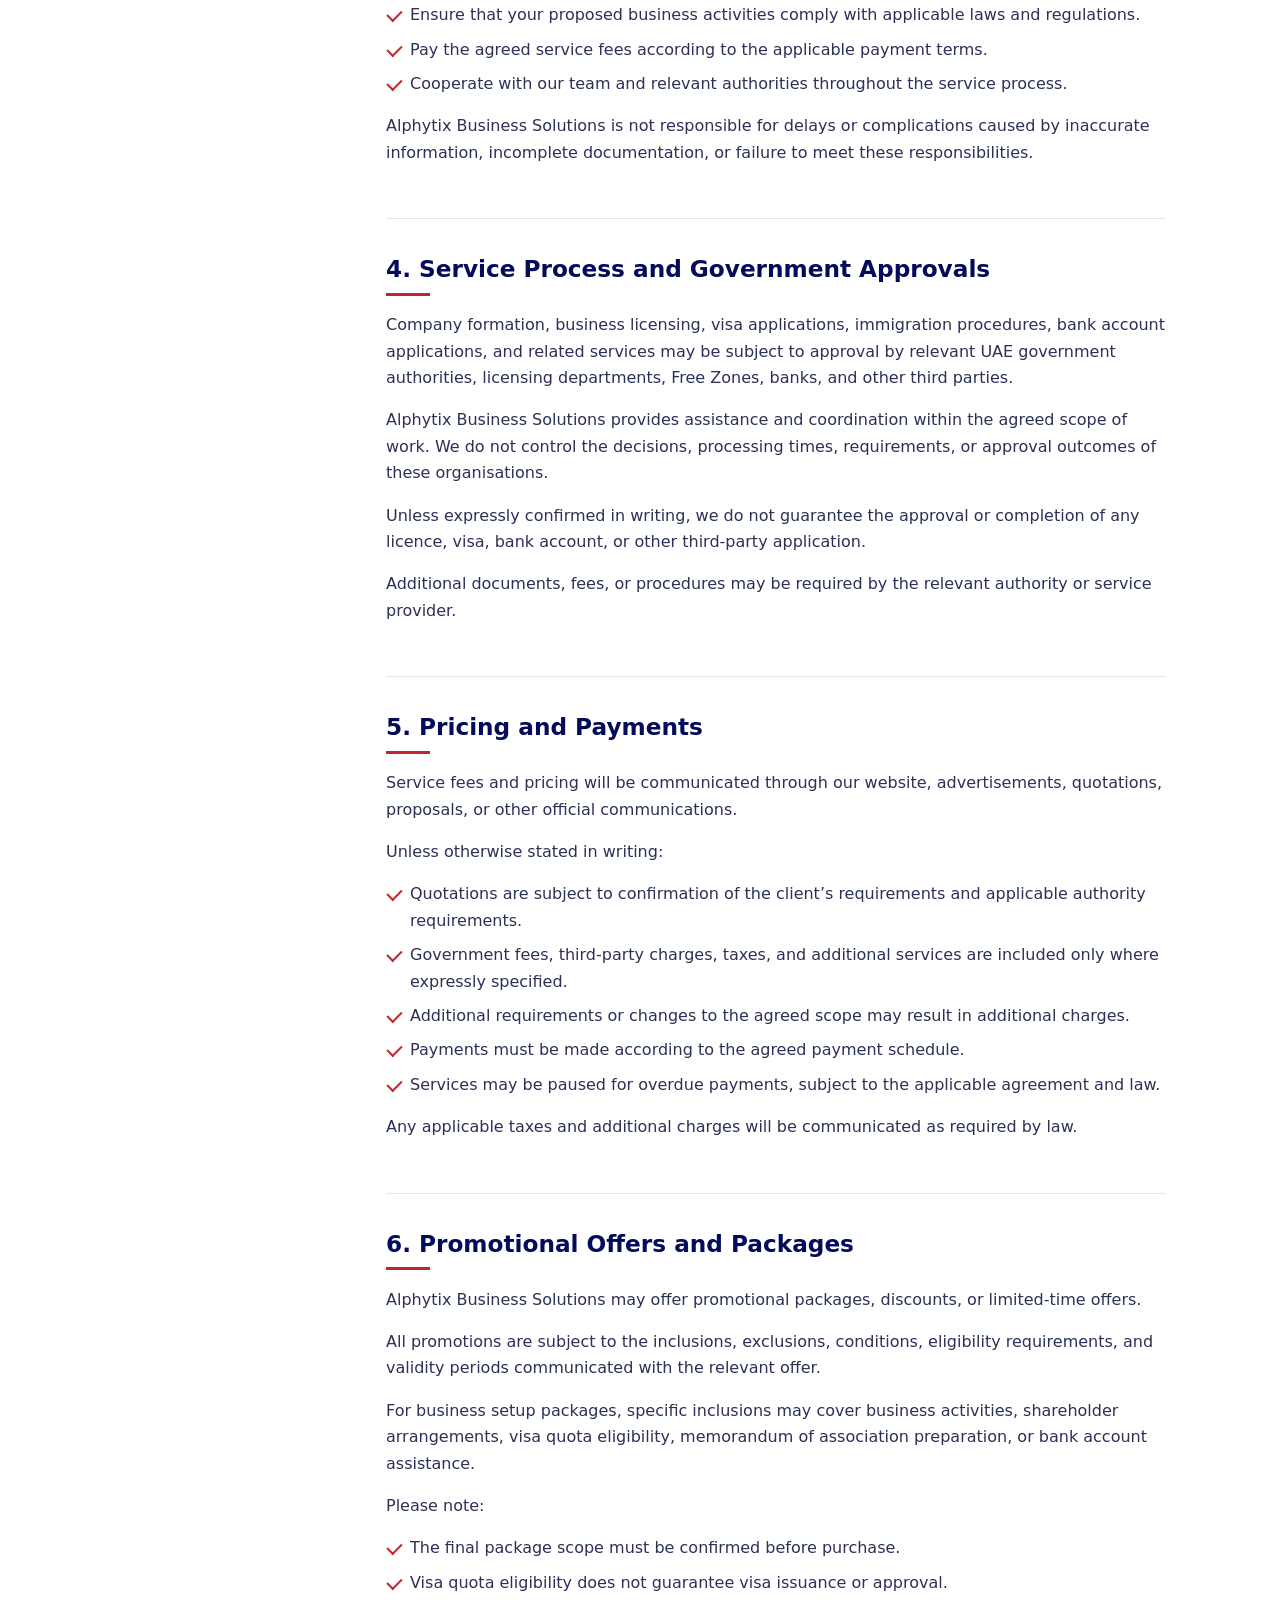
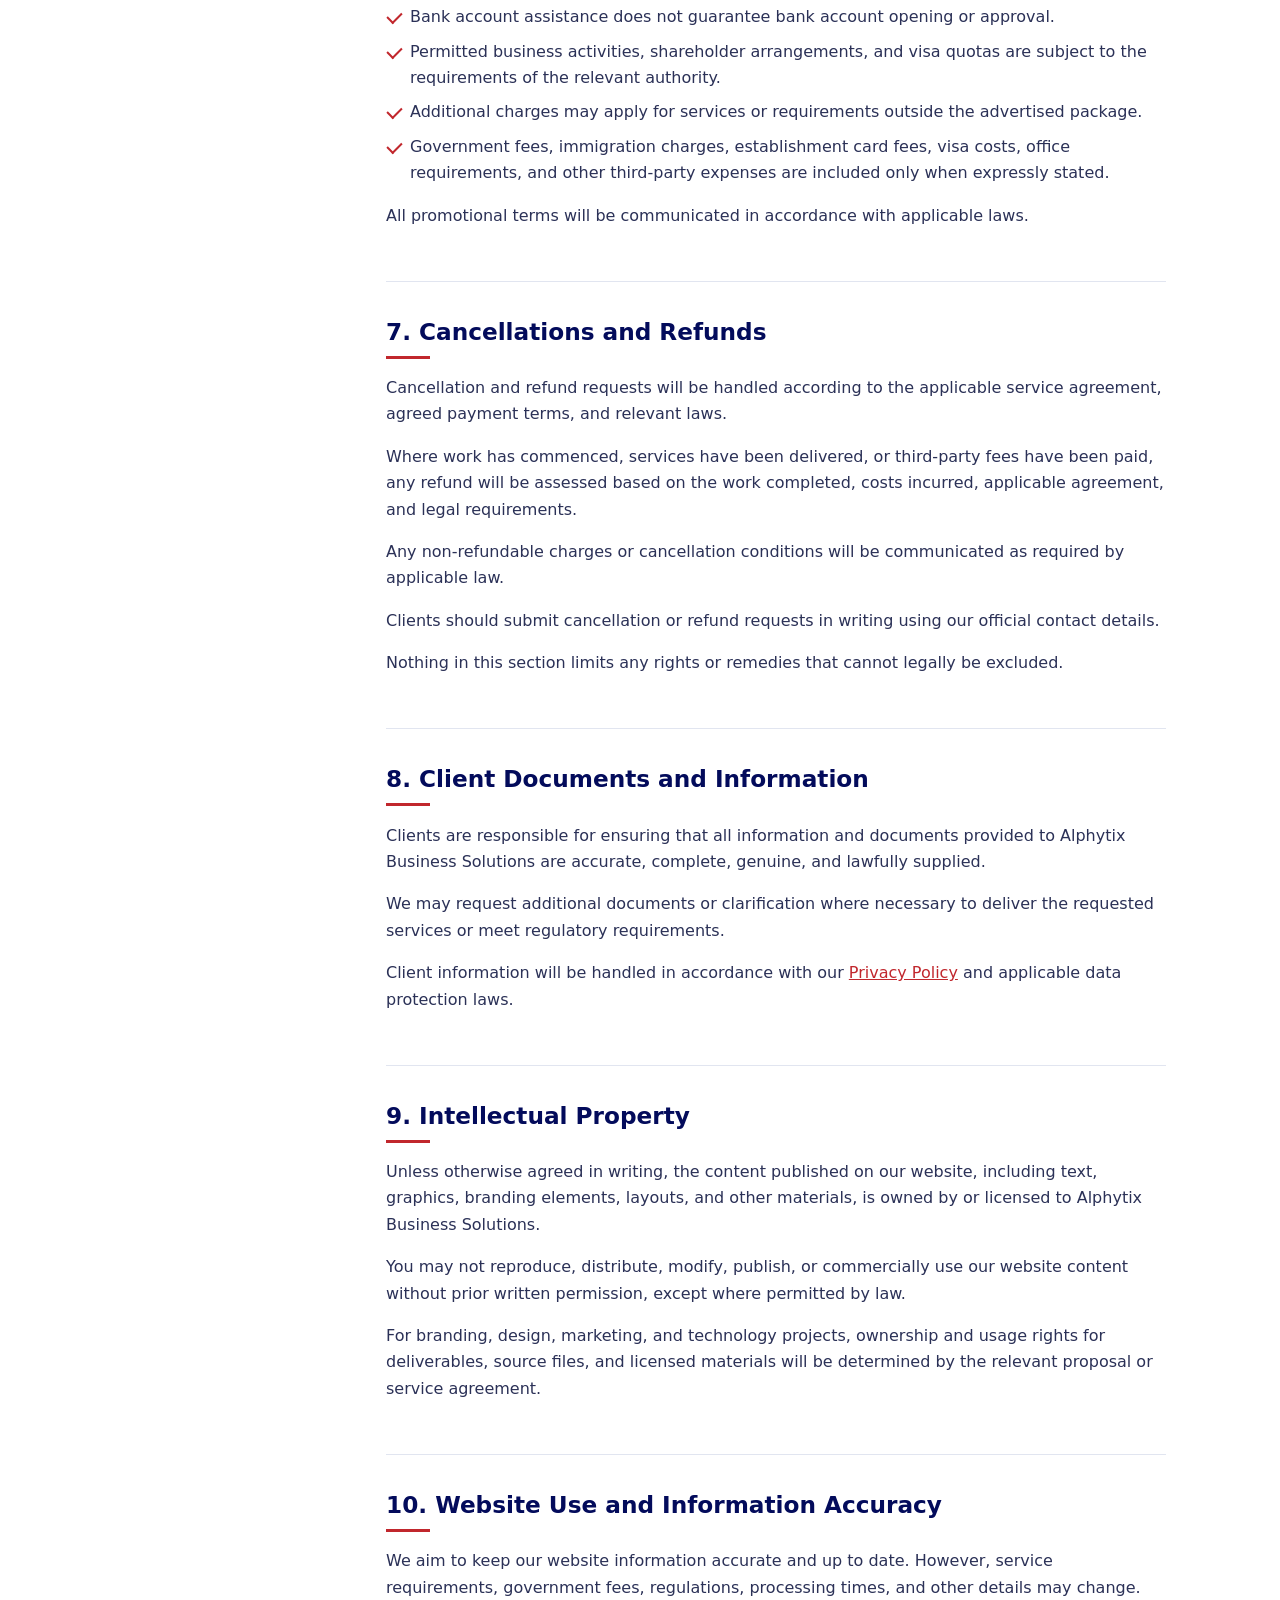
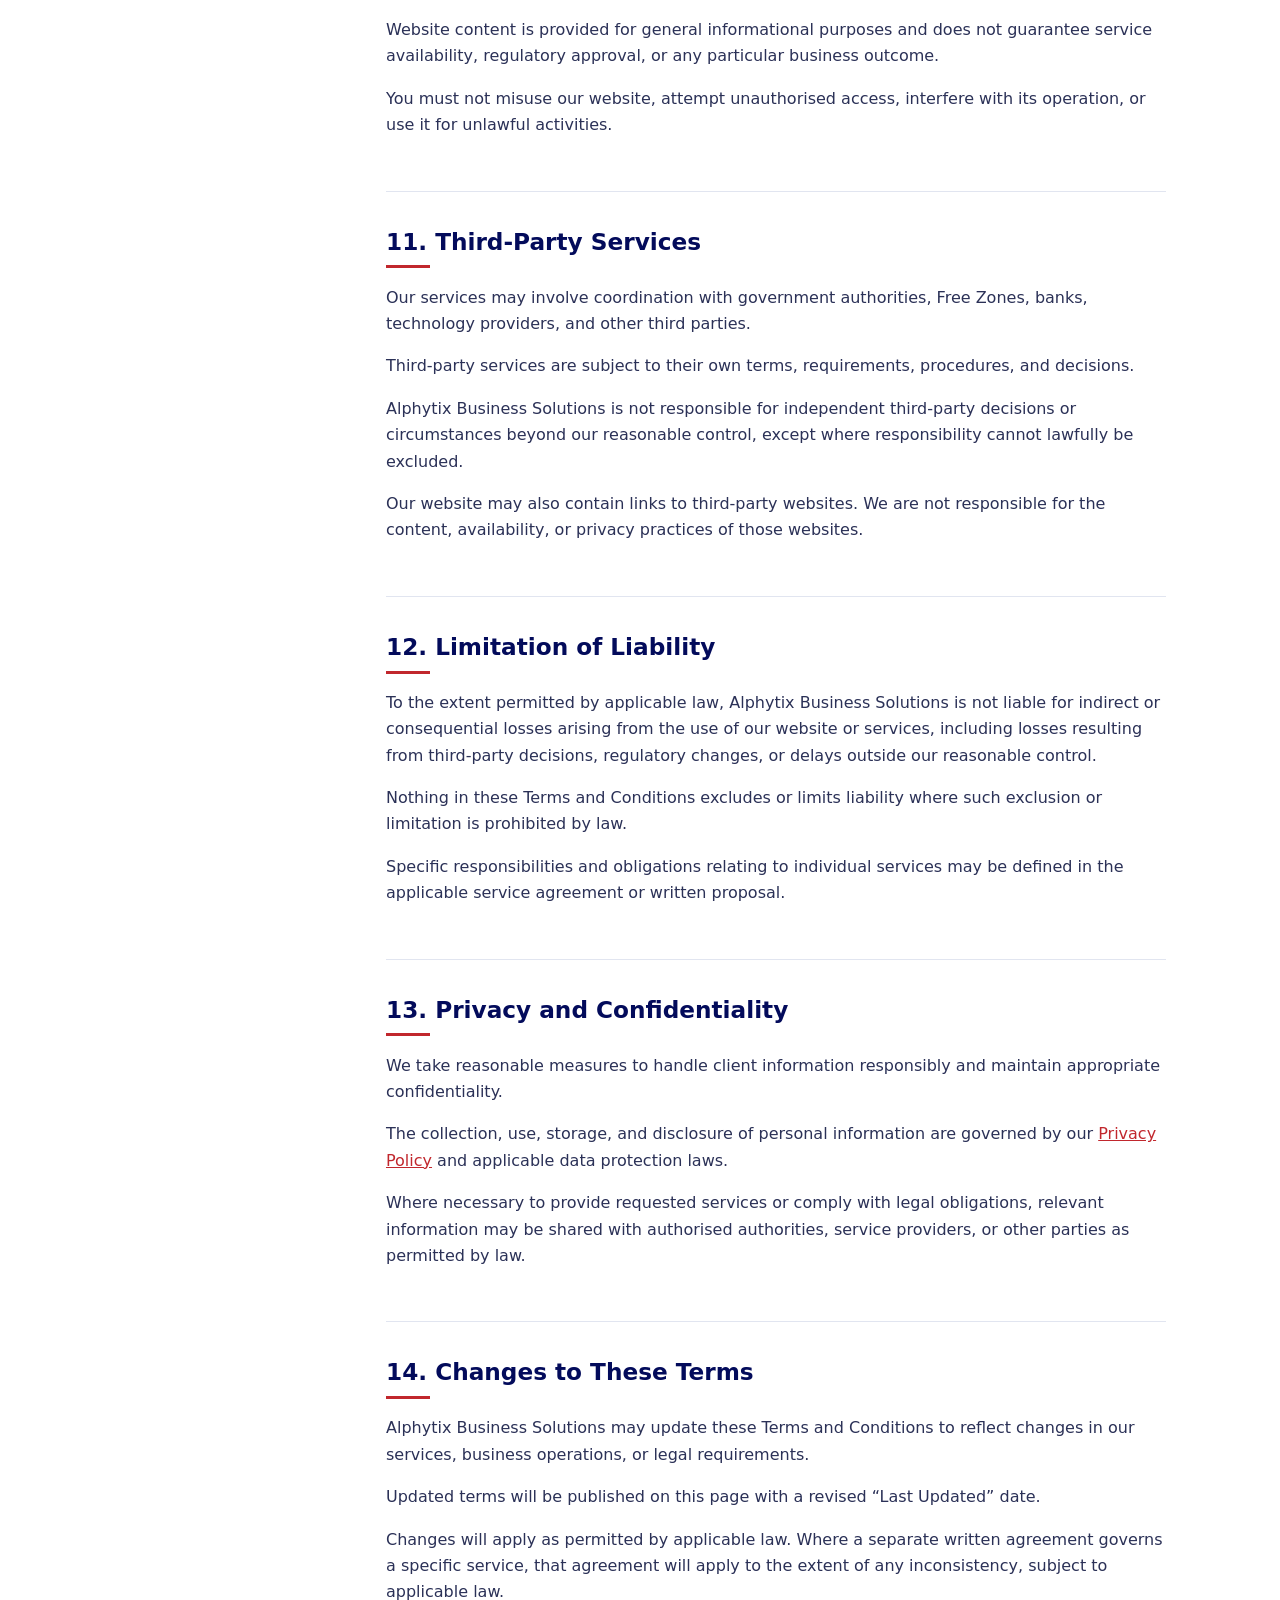
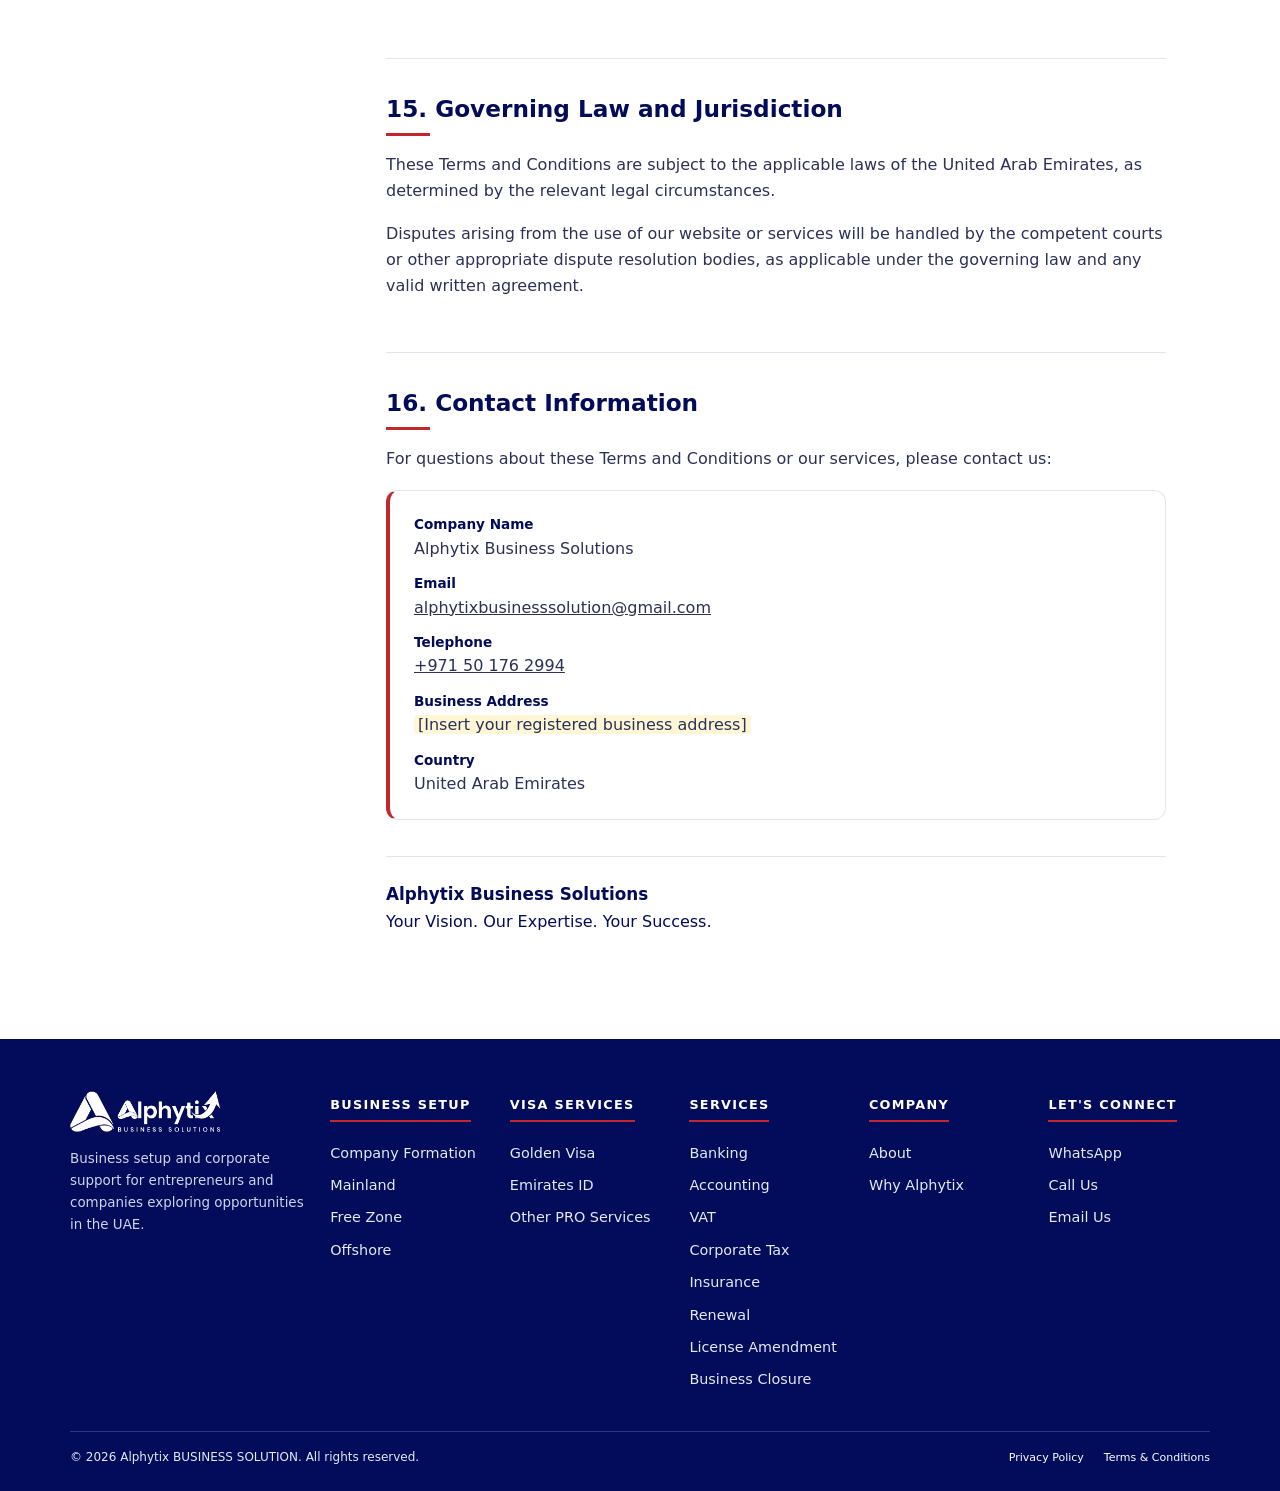
<file: terms.html>
<!DOCTYPE html>
<html lang="en">
<head>
<meta charset="utf-8">
<meta name="viewport" content="width=device-width, initial-scale=1">
<title>Terms and Conditions | Alphytix BUSINESS SOLUTION</title>
<meta name="description" content="Read the terms that govern your use of the Alphytix Business Solutions website and services, including approvals, pricing, refunds and liability.">
<link rel="canonical" href="https://www.example.com/terms-and-conditions.html"><!-- TODO: replace with real domain -->
<meta property="og:type" content="website">
<meta property="og:title" content="Terms and Conditions | Alphytix BUSINESS SOLUTION">
<meta property="og:description" content="Terms governing the use of Alphytix Business Solutions' website and services.">
<meta property="og:url" content="https://www.example.com/terms-and-conditions.html">
<link rel="icon" type="image/png" href="Alpha.png">
<style>
:root{--n:#030B5B;--r:#C1272D;--g:#F5F7FB;--b:#E1E5F0;--t:#2b3157;--ff:system-ui,-apple-system,"Segoe UI",Roboto,Helvetica,Arial,sans-serif}
*{box-sizing:border-box}
html{scroll-behavior:smooth;scroll-padding-top:96px}
body{margin:0;font:16px/1.65 var(--ff);color:var(--t);background:#fff;overflow-x:hidden}
h1,h2,h3{color:var(--n);line-height:1.2;margin:0 0 .5em}
h1{font-size:clamp(2rem,5vw,3.2rem);letter-spacing:-.02em}
h2{font-size:clamp(1.6rem,3.2vw,2.2rem)}
h3{font-size:1.08rem}
p{margin:0 0 1em}
a{color:inherit}
ul{list-style:none;margin:0;padding:0}
.wrap{max-width:1180px;margin:0 auto;padding:0 20px}
section{padding:68px 0}
:focus-visible{outline:3px solid var(--r);outline-offset:2px}
.lab{color:var(--r);font-weight:700;font-size:.78rem;letter-spacing:.12em;text-transform:uppercase;display:block;margin-bottom:10px}
.btn{display:inline-block;border:2px solid var(--r);background:var(--r);color:#fff;padding:12px 24px;border-radius:20px;font:600 1rem var(--ff);text-decoration:none;cursor:pointer;transition:.25s}
.btn:hover{background:#a21f24;border-color:#a21f24;transform:translateY(-2px)}
.doc p a{color:var(--r)}
.note{font-size:.84rem;color:#5b6285;margin-top:16px}

/* hero */
.about-hero{background:var(--n);color:#fff;padding:80px 0 64px}
.about-hero h1{color:#fff;max-width:780px}
.about-hero .lab{color:#ff8a8f}
.about-hero .lead{font-size:1.1rem;max-width:620px;color:#eef0fb}
.meta{display:flex;flex-wrap:wrap;gap:10px 24px;margin-top:20px;font-size:.9rem;color:#cfd3ec}
.meta b{color:#fff}

/* policy layout */
.policy{display:grid;gap:32px;align-items:start}
@media(min-width:960px){.policy{grid-template-columns:260px minmax(0,1fr);gap:56px}}
.toc{background:var(--g);border:1px solid var(--b);border-radius:12px;padding:20px}
@media(min-width:960px){.toc{position:sticky;top:96px;max-height:calc(100vh - 120px);overflow-y:auto}}
.toc h2{font-size:.8rem;letter-spacing:.1em;text-transform:uppercase;color:var(--r);margin-bottom:10px}
.toc ol{margin:0;padding:0;list-style:none}
.toc a{display:block;padding:5px 0;font-size:.88rem;line-height:1.4;color:var(--n);text-decoration:none}
.toc a:hover{color:var(--r)}
.doc{max-width:780px}
.doc section{padding:0 0 36px;margin-bottom:36px;border-bottom:1px solid var(--b)}
.doc section:last-of-type{border-bottom:0;margin-bottom:0}
.doc h2{font-size:1.45rem;margin-bottom:.7em}
.doc h2:after{content:"";display:block;height:3px;width:44px;background:var(--r);margin-top:10px}
.doc h3{margin:1.4em 0 .5em}
.bl{display:grid;gap:8px;margin:0 0 1em}
.bl li{position:relative;padding-left:24px}
.bl li:before{content:"";position:absolute;left:4px;top:.5em;width:7px;height:12px;border:solid var(--r);border-width:0 2px 2px 0;transform:translateY(-3px) rotate(45deg)}
.panel{background:#fff;border:1px solid var(--b);border-left:4px solid var(--r);border-radius:12px;padding:22px 24px;margin-top:18px}
.panel dl{margin:0;display:grid;gap:10px}
.panel dt{font-weight:700;color:var(--n);font-size:.85rem}
.panel dd{margin:0}
.placeholder{background:#fff6d6;border-radius:4px;padding:0 4px}
.sign{margin-top:36px;padding-top:24px;border-top:1px solid var(--b);color:var(--n)}
.sign b{display:block;font-size:1.05rem}

/* ===== HEADER (identical to service page) ===== */
#top{position:sticky;top:0;z-index:1000;background:#fff;border-bottom:1px solid var(--b)}
#top .bar{display:flex;align-items:center;justify-content:space-between;gap:18px;height:72px;min-height:72px}
#top .logo{text-decoration:none}
#top .site-logo{display:block;width:150px;height:auto;object-fit:contain}
#top nav{flex:1;min-width:0}
#top #topnav{display:flex;align-items:center;justify-content:center;gap:22px}
#top #topnav>li{position:relative;flex-shrink:0}
#top #topnav>li>a,#top #topnav>li>.dropdown-toggle{position:relative;display:inline-flex;align-items:center;gap:6px;padding:12px 0;border:0;background:transparent;color:var(--n);font:600 13px/1.4 var(--ff);text-decoration:none;white-space:nowrap;cursor:pointer;transition:color .25s,transform .25s}
#top #topnav>li>a:hover,#top #topnav>li>.dropdown-toggle:hover{color:var(--r);transform:translateY(-2px)}
#top #topnav>li>a:after,#top #topnav>li>.dropdown-toggle:after{content:"";position:absolute;left:0;right:0;bottom:5px;height:2px;background:var(--r);transform:scaleX(0);transition:transform .25s}
#top #topnav>li>a:hover:after,#top #topnav>li>.dropdown-toggle:hover:after,#top #topnav>li>a[aria-current]:after{transform:scaleX(1)}
#top #topnav .arrow{display:inline-block;transition:transform .25s}
#top #topnav .sub{display:none;position:absolute;top:100%;left:0;min-width:220px;padding:8px;background:#fff;border:1px solid var(--b);border-radius:9px;box-shadow:0 12px 30px rgba(3,11,91,.14);z-index:1001}
#top #topnav .dropdown:hover>.sub:not(.mega-menu),#top #topnav .dropdown.open>.sub:not(.mega-menu){display:block}
#top #topnav .sub:not(.mega-menu) a{display:block;padding:11px 12px;color:var(--n);font-size:13px;text-decoration:none;border-radius:5px}
#top #topnav .sub:not(.mega-menu) a:hover{color:var(--r);background:var(--g)}
#top #topnav .sub.mega-menu{left:50%;top:calc(100% + 1px);width:min(760px,calc(100vw - 40px));grid-template-columns:repeat(3,minmax(0,1fr));gap:24px;padding:25px;transform:translateX(-50%)}
#top #topnav .dropdown:hover>.mega-menu,#top #topnav .dropdown.open>.mega-menu{display:grid}
#top #topnav .mega-column{display:flex;flex-direction:column;min-width:0;gap:2px}
#top #topnav .mega-heading{margin:0 0 10px;padding-bottom:10px;color:var(--r);font:650 12px/1.5 var(--ff)}
#top #topnav .mega-heading a{display:inline;padding:0;color:var(--r);text-decoration:none}
#top #topnav .mega-links a{display:block;padding:8px 0;color:var(--n);font-size:13px;line-height:1.5;text-decoration:none}
#top #topnav .mega-links a:hover{color:var(--r)}
.hcta{display:inline-flex;align-items:center;justify-content:center;gap:7px;padding:10px 17px;min-height:38px;background:var(--r);color:#fff;border:1px solid var(--r);border-radius:20px;font-size:13px;font-weight:600;letter-spacing:.2px;line-height:1.2;text-decoration:none;white-space:nowrap;box-shadow:0 3px 8px rgba(3,11,91,.12);transition:background .25s,border-color .25s,box-shadow .25s,transform .25s}
.hcta:hover{background:var(--n);border-color:var(--n);color:#fff;box-shadow:0 5px 12px rgba(193,39,45,.2);transform:translateY(-1px)}
#top .burger{display:none;flex-shrink:0;width:44px;height:44px;background:#fff;border:1px solid var(--b);border-radius:8px;cursor:pointer}
#top .burger span{display:block;width:20px;height:2px;margin:5px auto;background:var(--n);transition:transform .25s,opacity .25s}
body.menu-open #top .burger span:nth-child(1){transform:translateY(7px) rotate(45deg)}
body.menu-open #top .burger span:nth-child(2){opacity:0}
body.menu-open #top .burger span:nth-child(3){transform:translateY(-7px) rotate(-45deg)}
#top .mobile-menu-extra{display:none}
@media(max-width:768px){#top .site-logo{width:110px}}
@media(max-width:1080px){
 #top .bar{position:relative}
 #top .burger{display:block}
 .hcta{display:none}
 #top nav{position:absolute;top:100%;left:0;right:0;width:100%;flex:none;max-height:0;overflow:hidden;background:#fff;border-bottom:1px solid var(--b);transition:max-height .35s}
 body.menu-open #top nav{max-height:calc(100dvh - 72px);overflow-y:auto}
 #top #topnav{flex-direction:column;align-items:stretch;gap:0;width:100%;padding:12px 22px 24px;background:#fff}
 #top #topnav>li{width:100%}
 #top #topnav>li>a,#top #topnav>li>.dropdown-toggle,#top #topnav>li>a:hover,#top #topnav>li>.dropdown-toggle:hover{display:flex;justify-content:space-between;width:100%;min-height:46px;padding:12px 4px;color:var(--n);font-size:14px;white-space:normal;transform:none}
 #top #topnav>li>a:after,#top #topnav>li>.dropdown-toggle:after{display:none}
 #top #topnav .dropdown.open>.dropdown-toggle .arrow{transform:rotate(180deg)}
 #top #topnav .sub{position:static;width:100%;min-width:0;transform:none;box-shadow:none;border:0;border-radius:0;padding:4px 0 8px 12px;background:#fff}
 #top #topnav .dropdown:hover>.sub{display:none}
 #top #topnav .dropdown.open>.sub:not(.mega-menu){display:block}
 #top #topnav .dropdown:hover>.mega-menu{display:none}
 #top #topnav .dropdown.open>.mega-menu{display:grid;grid-template-columns:minmax(0,1fr);gap:14px;width:100%;max-width:100%;margin:0;padding:8px 4px 14px;transform:none}
 #top #topnav .mega-heading{margin:0 0 5px;padding:0 0 7px;border-bottom:1px solid var(--b)}
 #top #topnav .mega-links a{padding:7px 0;font-weight:400;overflow-wrap:anywhere}
 #top #topnav .mega-links a:hover{color:var(--n)}
 #top .mobile-menu-extra{display:block;padding:18px 16px 24px;background:#fff;border-top:1px solid #e8eaf2}
 #top .mobile-social-links{display:flex;align-items:center;justify-content:space-between;gap:8px;margin-bottom:20px}
 #top .mobile-social-links a{display:flex;align-items:center;justify-content:center;flex:0 0 38px;width:38px;height:38px;border-radius:50%;background:#f2f4fa;color:var(--n);font-size:17px;text-decoration:none;transition:background .2s,color .2s}
 #top .mobile-social-links a:hover{background:var(--n);color:#fff}
 #top .mobile-contact-link{display:flex;align-items:center;gap:13px;width:100%;padding:10px 2px;color:var(--n);font-size:13px;font-weight:500;line-height:1.5;text-decoration:none}
 #top .mobile-contact-link>span:first-child{display:inline-flex;align-items:center;justify-content:center;flex:0 0 20px;width:20px;font-size:19px}
 #top .whatsapp-link>span:first-child{color:#00c853}
}

/* ===== FOOTER (identical to service page) ===== */
footer{background:var(--n);color:#e6e8f5;padding:52px 0 24px}
footer h4{display:inline-block;margin:0 0 12px;padding-bottom:4px;color:#fff;font-size:.8rem;letter-spacing:.1em;border-bottom:2px solid var(--r)}
footer li{margin:6px 0}
footer a{text-decoration:none;font-size:.9rem}
footer a:hover{color:#ff8a8f}
.fg{display:grid;gap:28px;grid-template-columns:repeat(2,1fr)}
.fg .br{grid-column:1/-1}
@media(min-width:900px){.fg{grid-template-columns:1.5fr repeat(5,minmax(0,1fr));gap:18px}.fg .br{grid-column:auto}}
.fb{display:flex;justify-content:space-between;align-items:center;gap:16px;flex-wrap:wrap;margin-top:32px;padding-top:16px;border-top:1px solid rgba(255,255,255,.18);font-size:.85rem}
.fb nav a{color:#fff;white-space:nowrap;font-size:11px}
@media(min-width:601px){
 .fb{flex-wrap:nowrap;gap:20px}
 .fb>span{flex:1;font-size:12px;text-align:left}
 .fb nav{display:flex;gap:20px;margin-left:auto;flex-shrink:0}
}
@media(max-width:600px){
 .fb{flex-direction:column;align-items:center;gap:10px}
 .fb>span{width:100%;font-size:10px;text-align:center}
 .fb nav{display:flex;flex-wrap:wrap;justify-content:center;gap:8px 14px}
 .fb nav a{font-size:10px}
 html,body{overflow-x:clip}
}
@media(prefers-reduced-motion:reduce){*{transition:none!important;scroll-behavior:auto!important}}
</style>
<link rel="stylesheet" href="https://cdnjs.cloudflare.com/ajax/libs/font-awesome/6.7.2/css/all.min.css">
</head>
<body>

<header id="top">
  <div class="wrap bar">
    <a class="logo" href="index.html" aria-label="Alphytix BUSINESS SOLUTION home">
      <img src="Model 2.png" alt="Alphytix BUSINESS SOLUTION" class="site-logo">
    </a>

    <nav id="nav" aria-label="Main navigation">
      <ul class="top" id="topnav">
        <li><a href="index.html">HOME</a></li>

        <li class="dropdown">
          <button type="button" class="dropdown-toggle" aria-expanded="false">BUSINESS SETUP <span class="arrow">▾</span></button>
          <ul class="sub">
            <li><a href="bdemo.html#free-zone">Free Zones</a></li>
            <li><a href="bdemo.html#mainland">Mainland</a></li>
            <li><a href="bdemo.html#free-zone">Offshore Setup</a></li>
          </ul>
        </li>

        <li class="dropdown">
          <button type="button" class="dropdown-toggle" aria-expanded="false">SERVICES <span class="arrow">▾</span></button>
          <div class="sub mega-menu">
            <div class="mega-column">
              <h4 class="mega-heading"><a href="vdemo.html">VISA SERVICES</a></h4>
              <div class="mega-links">
                <a href="vdemo.html#golden-visa">Golden Visa</a>
                <a href="vdemo.html#emirates-id">Emirates ID</a>
                <a href="vdemo.html#pro-services">Other PRO Services</a>
              </div>
            </div>
            <div class="mega-column">
              <h4 class="mega-heading"><a href="bdemo.html">COMPANY SETUP</a></h4>
              <div class="mega-links">
                <a href="bdemo.html#company-formation">Company Formation</a>
                <a href="bdemo.html#mainland">Mainland Setup</a>
                <a href="bdemo.html#free-zone">Free Zone Setup</a>
                <a href="bdemo.html#offshore">Offshore Setup</a>
                <a href="bdemo.html#licenses">Business Licensing</a>
              </div>
            </div>
            <div class="mega-column">
              <h4 class="mega-heading">CORPORATE SERVICES</h4>
              <div class="mega-links">
                <a href="dservice3.html#banking">Banking Assistance</a>
                <a href="dservice3.html#accounting-tax">Accounting</a>
                <a href="dservice3.html#vat">VAT</a>
                <a href="dservice3.html#corporate-tax">Corporate Tax</a>
                <a href="dservice3.html#insurance">Insurance</a>
                <a href="dservice3.html#renewal">License Renewal</a>
                <a href="dservice3.html#amendment">License Amendment</a>
                <a href="dservice3.html#closure">Business Closure</a>
              </div>
            </div>
          </div>
        </li>

        <li><a href="about.html">ABOUT</a></li>
      </ul>

      <!-- Mobile-only social icons and contact details -->
      <div class="mobile-menu-extra">
        <div class="mobile-social-links">
          <a href="YOUR_FACEBOOK_URL" target="_blank" rel="noopener noreferrer" aria-label="Facebook"><i class="fab fa-facebook-f"></i></a>
          <a href="YOUR_INSTAGRAM_URL" target="_blank" rel="noopener noreferrer" aria-label="Instagram"><i class="fab fa-instagram"></i></a>
          <a href="YOUR_LINKEDIN_URL" target="_blank" rel="noopener noreferrer" aria-label="LinkedIn"><i class="fab fa-linkedin-in"></i></a>
          <a href="YOUR_X_URL" target="_blank" rel="noopener noreferrer" aria-label="X"><i class="fa-brands fa-x-twitter"></i></a>
          <a href="YOUR_TIKTOK_URL" target="_blank" rel="noopener noreferrer" aria-label="TikTok"><i class="fa-brands fa-tiktok"></i></a>
          <a href="YOUR_YOUTUBE_URL" target="_blank" rel="noopener noreferrer" aria-label="YouTube"><i class="fa-brands fa-youtube"></i></a>
        </div>
        <a class="mobile-contact-link" href="tel:+971501762994">
          <span aria-hidden="true"><i class="fas fa-phone"></i></span><span>+971 50176 2994</span>
        </a>
        <a class="mobile-contact-link whatsapp-link" href="https://wa.me/971501762994?text=Hi%2C%20I%E2%80%99m%20interested%20in%20your%20UAE%20business%20services.%20Could%20you%20please%20share%20more%20details%3F%20Thank%20you!" target="_blank" rel="noopener noreferrer">
          <span aria-hidden="true"><i class="fab fa-whatsapp"></i></span><span>+971 50176 2994</span>
        </a>
      </div>
    </nav>

    <a class="btn hcta" href="contact.html">Talk to an Expert</a>

    <button class="burger" id="burger" type="button" aria-label="Open menu" aria-expanded="false" aria-controls="nav">
      <span></span><span></span><span></span>
    </button>
  </div>
</header>

<main>
<section class="about-hero" aria-labelledby="hero-h">
  <div class="wrap">
    <span class="lab">Legal</span>
    <h1 id="hero-h">Terms and Conditions</h1>
    <p class="lead">The terms that apply when you use our website, submit an enquiry or engage our services.</p>
    <div class="meta"><span><b>Effective date:</b> 26 October 2026</span><span><b>Last updated:</b> 26 October 2026</span></div>
  </div>
</section>

<section aria-label="Terms and conditions">
  <div class="wrap policy">

    <aside class="toc" aria-label="Contents">
      <h2>Contents</h2>
      <ol>
        <li><a href="#introduction">1. Introduction</a></li>
        <li><a href="#services">2. Our Services</a></li>
        <li><a href="#responsibilities">3. Client Responsibilities</a></li>
        <li><a href="#approvals">4. Government Approvals</a></li>
        <li><a href="#pricing">5. Pricing and Payments</a></li>
        <li><a href="#promotions">6. Promotional Offers</a></li>
        <li><a href="#refunds">7. Cancellations and Refunds</a></li>
        <li><a href="#documents">8. Client Documents</a></li>
        <li><a href="#ip">9. Intellectual Property</a></li>
        <li><a href="#website-use">10. Website Use</a></li>
        <li><a href="#third-party">11. Third-Party Services</a></li>
        <li><a href="#liability">12. Limitation of Liability</a></li>
        <li><a href="#confidentiality">13. Privacy and Confidentiality</a></li>
        <li><a href="#changes">14. Changes to These Terms</a></li>
        <li><a href="#governing-law">15. Governing Law</a></li>
        <li><a href="#contact">16. Contact Information</a></li>
      </ol>
    </aside>

    <article class="doc">
      <section id="introduction" aria-labelledby="introduction-h">
        <h2 id="introduction-h">1. Introduction</h2>
        <p>Welcome to Alphytix Business Solutions.</p>
        <p>These Terms and Conditions govern your access to and use of our website and services. By accessing our website, submitting an enquiry, or engaging our services, you agree to comply with these Terms and Conditions.</p>
        <p>If you do not agree with these terms, please discontinue using our website and services.</p>
      </section>

      <section id="services" aria-labelledby="services-h">
        <h2 id="services-h">2. Our Services</h2>
        <p>Alphytix Business Solutions provides business setup and professional support services in the United Arab Emirates, including:</p>
        <ul class="bl">
          <li>Mainland, Free Zone, and Offshore company formation assistance.</li>
          <li>Business licensing and registration support.</li>
          <li>Corporate and administrative services.</li>
          <li>Management consultancy.</li>
          <li>Document clearing and typing assistance.</li>
          <li>Accounting, bookkeeping, and financial reporting support.</li>
          <li>Tax consultancy and compliance support.</li>
          <li>Branding, graphic design, and digital marketing.</li>
          <li>Application development and technology solutions.</li>
        </ul>
        <p>The availability and scope of each service depend on the client’s requirements, the agreed service package, and applicable laws and regulatory requirements.</p>
      </section>

      <section id="responsibilities" aria-labelledby="responsibilities-h">
        <h2 id="responsibilities-h">3. Client Responsibilities</h2>
        <p>By using our services, you agree to:</p>
        <ul class="bl">
          <li>Provide accurate, complete, and up-to-date information.</li>
          <li>Submit genuine documents required to deliver the requested services.</li>
          <li>Respond promptly to requests for additional information or clarification.</li>
          <li>Ensure that your proposed business activities comply with applicable laws and regulations.</li>
          <li>Pay the agreed service fees according to the applicable payment terms.</li>
          <li>Cooperate with our team and relevant authorities throughout the service process.</li>
        </ul>
        <p>Alphytix Business Solutions is not responsible for delays or complications caused by inaccurate information, incomplete documentation, or failure to meet these responsibilities.</p>
      </section>

      <section id="approvals" aria-labelledby="approvals-h">
        <h2 id="approvals-h">4. Service Process and Government Approvals</h2>
        <p>Company formation, business licensing, visa applications, immigration procedures, bank account applications, and related services may be subject to approval by relevant UAE government authorities, licensing departments, Free Zones, banks, and other third parties.</p>
        <p>Alphytix Business Solutions provides assistance and coordination within the agreed scope of work. We do not control the decisions, processing times, requirements, or approval outcomes of these organisations.</p>
        <p>Unless expressly confirmed in writing, we do not guarantee the approval or completion of any licence, visa, bank account, or other third-party application.</p>
        <p>Additional documents, fees, or procedures may be required by the relevant authority or service provider.</p>
      </section>

      <section id="pricing" aria-labelledby="pricing-h">
        <h2 id="pricing-h">5. Pricing and Payments</h2>
        <p>Service fees and pricing will be communicated through our website, advertisements, quotations, proposals, or other official communications.</p>
        <p>Unless otherwise stated in writing:</p>
        <ul class="bl">
          <li>Quotations are subject to confirmation of the client’s requirements and applicable authority requirements.</li>
          <li>Government fees, third-party charges, taxes, and additional services are included only where expressly specified.</li>
          <li>Additional requirements or changes to the agreed scope may result in additional charges.</li>
          <li>Payments must be made according to the agreed payment schedule.</li>
          <li>Services may be paused for overdue payments, subject to the applicable agreement and law.</li>
        </ul>
        <p>Any applicable taxes and additional charges will be communicated as required by law.</p>
      </section>

      <section id="promotions" aria-labelledby="promotions-h">
        <h2 id="promotions-h">6. Promotional Offers and Packages</h2>
        <p>Alphytix Business Solutions may offer promotional packages, discounts, or limited-time offers.</p>
        <p>All promotions are subject to the inclusions, exclusions, conditions, eligibility requirements, and validity periods communicated with the relevant offer.</p>
        <p>For business setup packages, specific inclusions may cover business activities, shareholder arrangements, visa quota eligibility, memorandum of association preparation, or bank account assistance.</p>
        <p>Please note:</p>
        <ul class="bl">
          <li>The final package scope must be confirmed before purchase.</li>
          <li>Visa quota eligibility does not guarantee visa issuance or approval.</li>
          <li>Bank account assistance does not guarantee bank account opening or approval.</li>
          <li>Permitted business activities, shareholder arrangements, and visa quotas are subject to the requirements of the relevant authority.</li>
          <li>Additional charges may apply for services or requirements outside the advertised package.</li>
          <li>Government fees, immigration charges, establishment card fees, visa costs, office requirements, and other third-party expenses are included only when expressly stated.</li>
        </ul>
        <p>All promotional terms will be communicated in accordance with applicable laws.</p>
      </section>

      <section id="refunds" aria-labelledby="refunds-h">
        <h2 id="refunds-h">7. Cancellations and Refunds</h2>
        <p>Cancellation and refund requests will be handled according to the applicable service agreement, agreed payment terms, and relevant laws.</p>
        <p>Where work has commenced, services have been delivered, or third-party fees have been paid, any refund will be assessed based on the work completed, costs incurred, applicable agreement, and legal requirements.</p>
        <p>Any non-refundable charges or cancellation conditions will be communicated as required by applicable law.</p>
        <p>Clients should submit cancellation or refund requests in writing using our official contact details.</p>
        <p>Nothing in this section limits any rights or remedies that cannot legally be excluded.</p>
      </section>

      <section id="documents" aria-labelledby="documents-h">
        <h2 id="documents-h">8. Client Documents and Information</h2>
        <p>Clients are responsible for ensuring that all information and documents provided to Alphytix Business Solutions are accurate, complete, genuine, and lawfully supplied.</p>
        <p>We may request additional documents or clarification where necessary to deliver the requested services or meet regulatory requirements.</p>
        <p>Client information will be handled in accordance with our <a href="privacy-policy.html">Privacy Policy</a> and applicable data protection laws.</p>
      </section>

      <section id="ip" aria-labelledby="ip-h">
        <h2 id="ip-h">9. Intellectual Property</h2>
        <p>Unless otherwise agreed in writing, the content published on our website, including text, graphics, branding elements, layouts, and other materials, is owned by or licensed to Alphytix Business Solutions.</p>
        <p>You may not reproduce, distribute, modify, publish, or commercially use our website content without prior written permission, except where permitted by law.</p>
        <p>For branding, design, marketing, and technology projects, ownership and usage rights for deliverables, source files, and licensed materials will be determined by the relevant proposal or service agreement.</p>
      </section>

      <section id="website-use" aria-labelledby="website-use-h">
        <h2 id="website-use-h">10. Website Use and Information Accuracy</h2>
        <p>We aim to keep our website information accurate and up to date. However, service requirements, government fees, regulations, processing times, and other details may change.</p>
        <p>Website content is provided for general informational purposes and does not guarantee service availability, regulatory approval, or any particular business outcome.</p>
        <p>You must not misuse our website, attempt unauthorised access, interfere with its operation, or use it for unlawful activities.</p>
      </section>

      <section id="third-party" aria-labelledby="third-party-h">
        <h2 id="third-party-h">11. Third-Party Services</h2>
        <p>Our services may involve coordination with government authorities, Free Zones, banks, technology providers, and other third parties.</p>
        <p>Third-party services are subject to their own terms, requirements, procedures, and decisions.</p>
        <p>Alphytix Business Solutions is not responsible for independent third-party decisions or circumstances beyond our reasonable control, except where responsibility cannot lawfully be excluded.</p>
        <p>Our website may also contain links to third-party websites. We are not responsible for the content, availability, or privacy practices of those websites.</p>
      </section>

      <section id="liability" aria-labelledby="liability-h">
        <h2 id="liability-h">12. Limitation of Liability</h2>
        <p>To the extent permitted by applicable law, Alphytix Business Solutions is not liable for indirect or consequential losses arising from the use of our website or services, including losses resulting from third-party decisions, regulatory changes, or delays outside our reasonable control.</p>
        <p>Nothing in these Terms and Conditions excludes or limits liability where such exclusion or limitation is prohibited by law.</p>
        <p>Specific responsibilities and obligations relating to individual services may be defined in the applicable service agreement or written proposal.</p>
      </section>

      <section id="confidentiality" aria-labelledby="confidentiality-h">
        <h2 id="confidentiality-h">13. Privacy and Confidentiality</h2>
        <p>We take reasonable measures to handle client information responsibly and maintain appropriate confidentiality.</p>
        <p>The collection, use, storage, and disclosure of personal information are governed by our <a href="privacy-policy.html">Privacy Policy</a> and applicable data protection laws.</p>
        <p>Where necessary to provide requested services or comply with legal obligations, relevant information may be shared with authorised authorities, service providers, or other parties as permitted by law.</p>
      </section>

      <section id="changes" aria-labelledby="changes-h">
        <h2 id="changes-h">14. Changes to These Terms</h2>
        <p>Alphytix Business Solutions may update these Terms and Conditions to reflect changes in our services, business operations, or legal requirements.</p>
        <p>Updated terms will be published on this page with a revised “Last Updated” date.</p>
        <p>Changes will apply as permitted by applicable law. Where a separate written agreement governs a specific service, that agreement will apply to the extent of any inconsistency, subject to applicable law.</p>
      </section>

      <section id="governing-law" aria-labelledby="governing-law-h">
        <h2 id="governing-law-h">15. Governing Law and Jurisdiction</h2>
        <p>These Terms and Conditions are subject to the applicable laws of the United Arab Emirates, as determined by the relevant legal circumstances.</p>
        <p>Disputes arising from the use of our website or services will be handled by the competent courts or other appropriate dispute resolution bodies, as applicable under the governing law and any valid written agreement.</p>
      </section>

      <section id="contact" aria-labelledby="contact-h">
        <h2 id="contact-h">16. Contact Information</h2>
        <p>For questions about these Terms and Conditions or our services, please contact us:</p>
        <div class="panel">
          <dl>
            <div><dt>Company Name</dt><dd>Alphytix Business Solutions</dd></div>
            <div><dt>Email</dt><dd><a href="mailto:alphytixbusinesssolution@gmail.com">alphytixbusinesssolution@gmail.com</a></dd></div>
            <div><dt>Telephone</dt><dd><a href="tel:+971501762994">+971 50 176 2994</a></dd></div>
            <div><dt>Business Address</dt><dd><span class="placeholder">[Insert your registered business address]</span></dd></div>
            <div><dt>Country</dt><dd>United Arab Emirates</dd></div>
          </dl>
        </div>
        <div class="sign"><b>Alphytix Business Solutions</b>Your Vision. Our Expertise. Your Success.</div>
      </section>
    </article>

  </div>
</section>
</main>

<footer>
  <div class="wrap">
    <div class="fg">
      <div class="br">
        <img src="white model2.png" alt="Alphytix BUSINESS SOLUTION" style="width:150px;max-width:100%;height:auto;object-fit:contain;display:block;margin-bottom:12px">
        <p class="note" style="color:#cfd3ec">Business setup and corporate support for entrepreneurs and companies exploring opportunities in the UAE.</p>
      </div>
      <div>
        <h4>BUSINESS SETUP</h4>
        <ul>
          <li><a href="bdemo.html#company-formation">Company Formation</a></li>
          <li><a href="bdemo.html#mainland">Mainland</a></li>
          <li><a href="bdemo.html#free-zone">Free Zone</a></li>
          <li><a href="bdemo.html#offshore">Offshore</a></li>
        </ul>
      </div>
      <div>
        <h4>VISA SERVICES</h4>
        <ul>
          <li><a href="vdemo.html#golden-visa">Golden Visa</a></li>
          <li><a href="vdemo.html#emirates-id">Emirates ID</a></li>
          <li><a href="vdemo.html#pro-services">Other PRO Services</a></li>
        </ul>
      </div>
      <div>
        <h4>SERVICES</h4>
        <ul>
          <li><a href="dservice3.html#banking">Banking</a></li>
          <li><a href="dservice3.html#accounting-tax">Accounting</a></li>
          <li><a href="dservice3.html#vat">VAT</a></li>
          <li><a href="dservice3.html#corporate-tax">Corporate Tax</a></li>
          <li><a href="dservice3.html#insurance">Insurance</a></li>
          <li><a href="dservice3.html#renewal">Renewal</a></li>
          <li><a href="dservice3.html#amendment">License Amendment</a></li>
          <li><a href="dservice3.html#closure">Business Closure</a></li>
        </ul>
      </div>
      <div>
        <h4>COMPANY</h4>
        <ul>
          <li><a href="about.html">About</a></li>
          <li><a href="about.html#why">Why Alphytix</a></li>
        </ul>
      </div>
      <div>
        <h4>LET'S CONNECT</h4>
        <ul>
          <li><a href="https://wa.me/971501762994?text=Hi%2C%20I%E2%80%99m%20interested%20in%20your%20UAE%20business%20services.%20Could%20you%20please%20share%20more%20details%3F%20Thank%20you!" target="_blank" rel="noopener noreferrer">WhatsApp</a></li>
          <li><a href="tel:+971501762994">Call Us</a></li>
          <li><a href="https://mail.google.com/mail/?view=cm&amp;fs=1&amp;to=alphytixbusinesssolution@gmail.com" target="_blank" rel="noopener noreferrer">Email Us</a></li>
        </ul>
      </div>
    </div>

    <div class="fb">
      <span>© <span id="yr"></span> Alphytix BUSINESS SOLUTION. All rights reserved.</span>
      <nav aria-label="Legal">
        <a href="privacy-policy.html">Privacy Policy</a>
        <a href="terms-and-conditions.html" aria-current="page">Terms &amp; Conditions</a>
      </nav>
    </div>
  </div>
</footer>

<script>
"use strict";
const nav=document.querySelector("#nav"),burger=document.querySelector("#burger"),dropdowns=document.querySelectorAll("#topnav .dropdown");
function closeDropdowns(except=null){dropdowns.forEach(d=>{if(d===except)return;d.classList.remove("open");const b=d.querySelector(".dropdown-toggle");if(b)b.setAttribute("aria-expanded","false")})}
function closeMenu(){document.body.classList.remove("menu-open");burger.setAttribute("aria-expanded","false");burger.setAttribute("aria-label","Open menu");closeDropdowns()}
dropdowns.forEach(d=>{const b=d.querySelector(".dropdown-toggle");b.addEventListener("click",()=>{const open=!d.classList.contains("open");closeDropdowns(d);d.classList.toggle("open",open);b.setAttribute("aria-expanded",String(open))})});
burger.addEventListener("click",()=>{const o=document.body.classList.toggle("menu-open");burger.setAttribute("aria-expanded",String(o));burger.setAttribute("aria-label",o?"Close menu":"Open menu");if(!o)closeDropdowns()});
nav.addEventListener("click",e=>{if(e.target.closest("a"))closeMenu()});
document.addEventListener("click",e=>{if(!e.target.closest("#top"))closeDropdowns()});
document.addEventListener("keydown",e=>{if(e.key==="Escape")closeMenu()});
document.querySelector("#yr").textContent=new Date().getFullYear();
</script>
</body>
</html>
</file>
